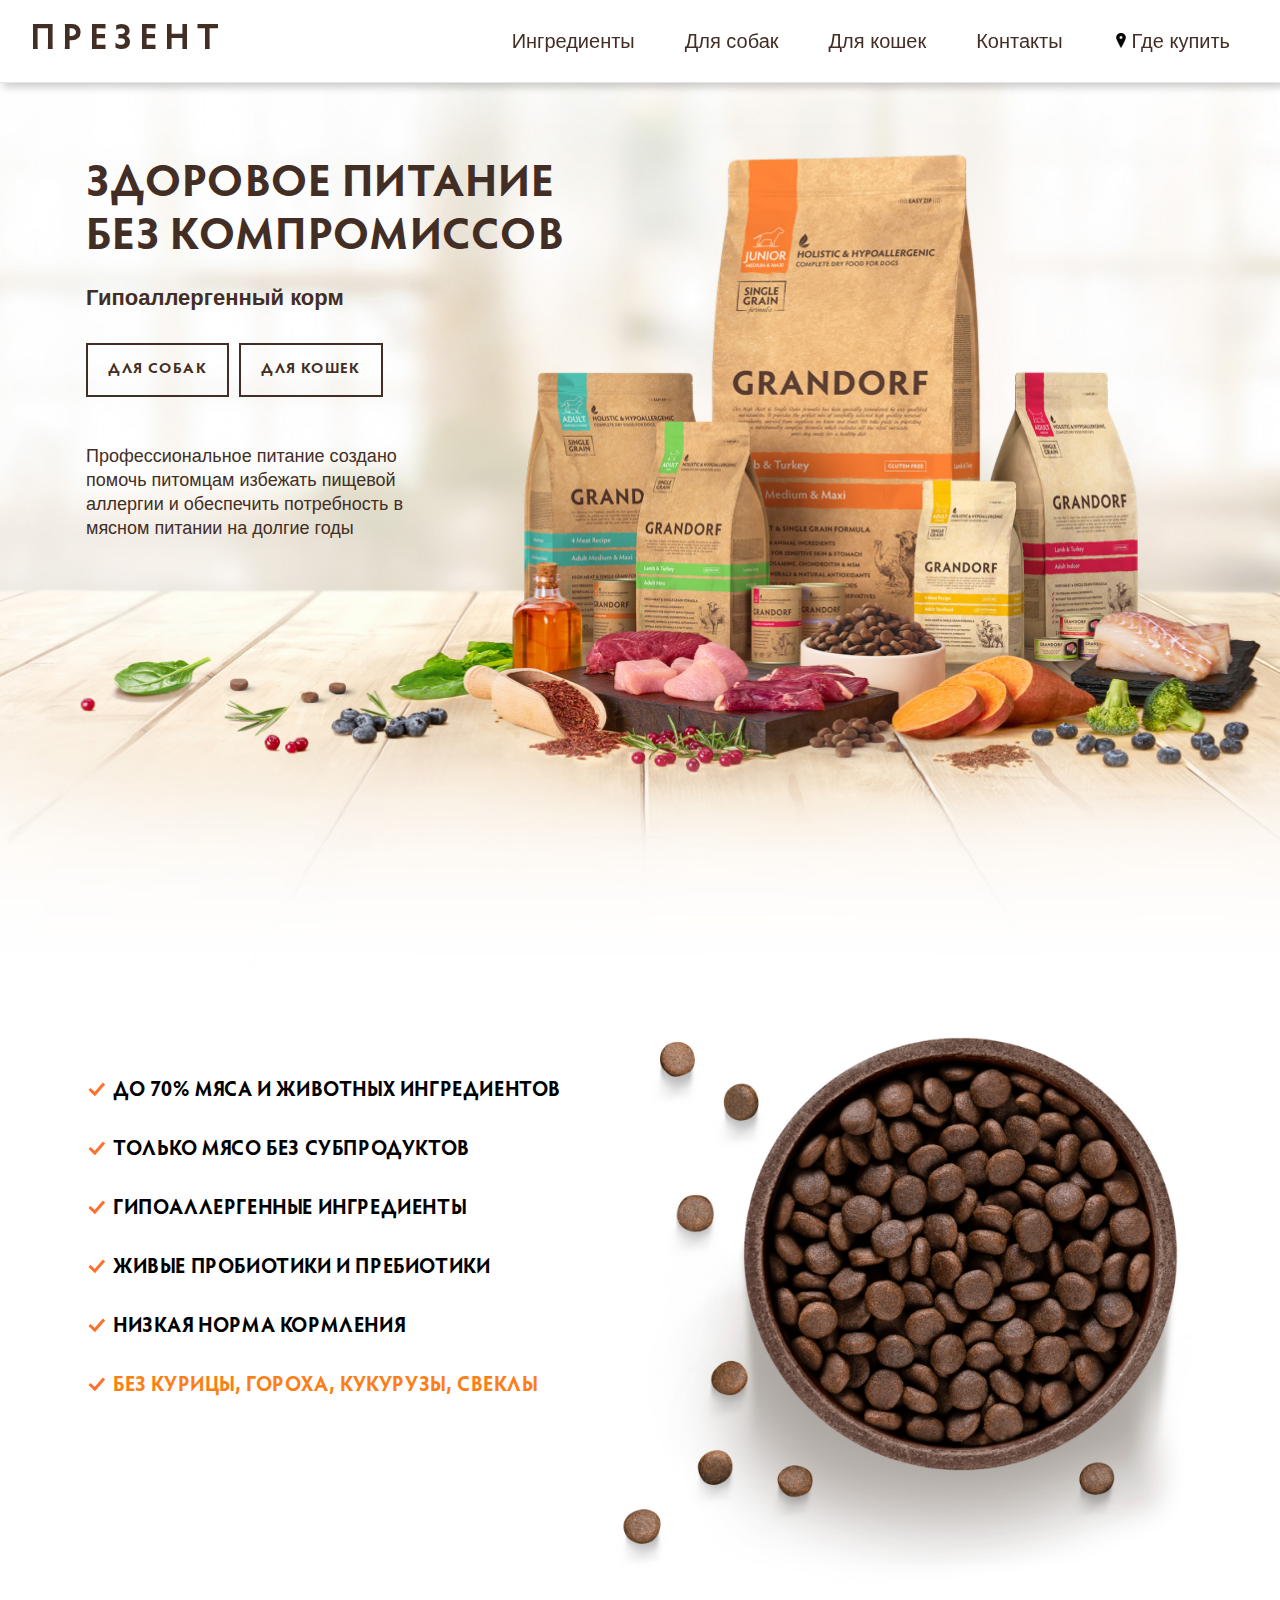
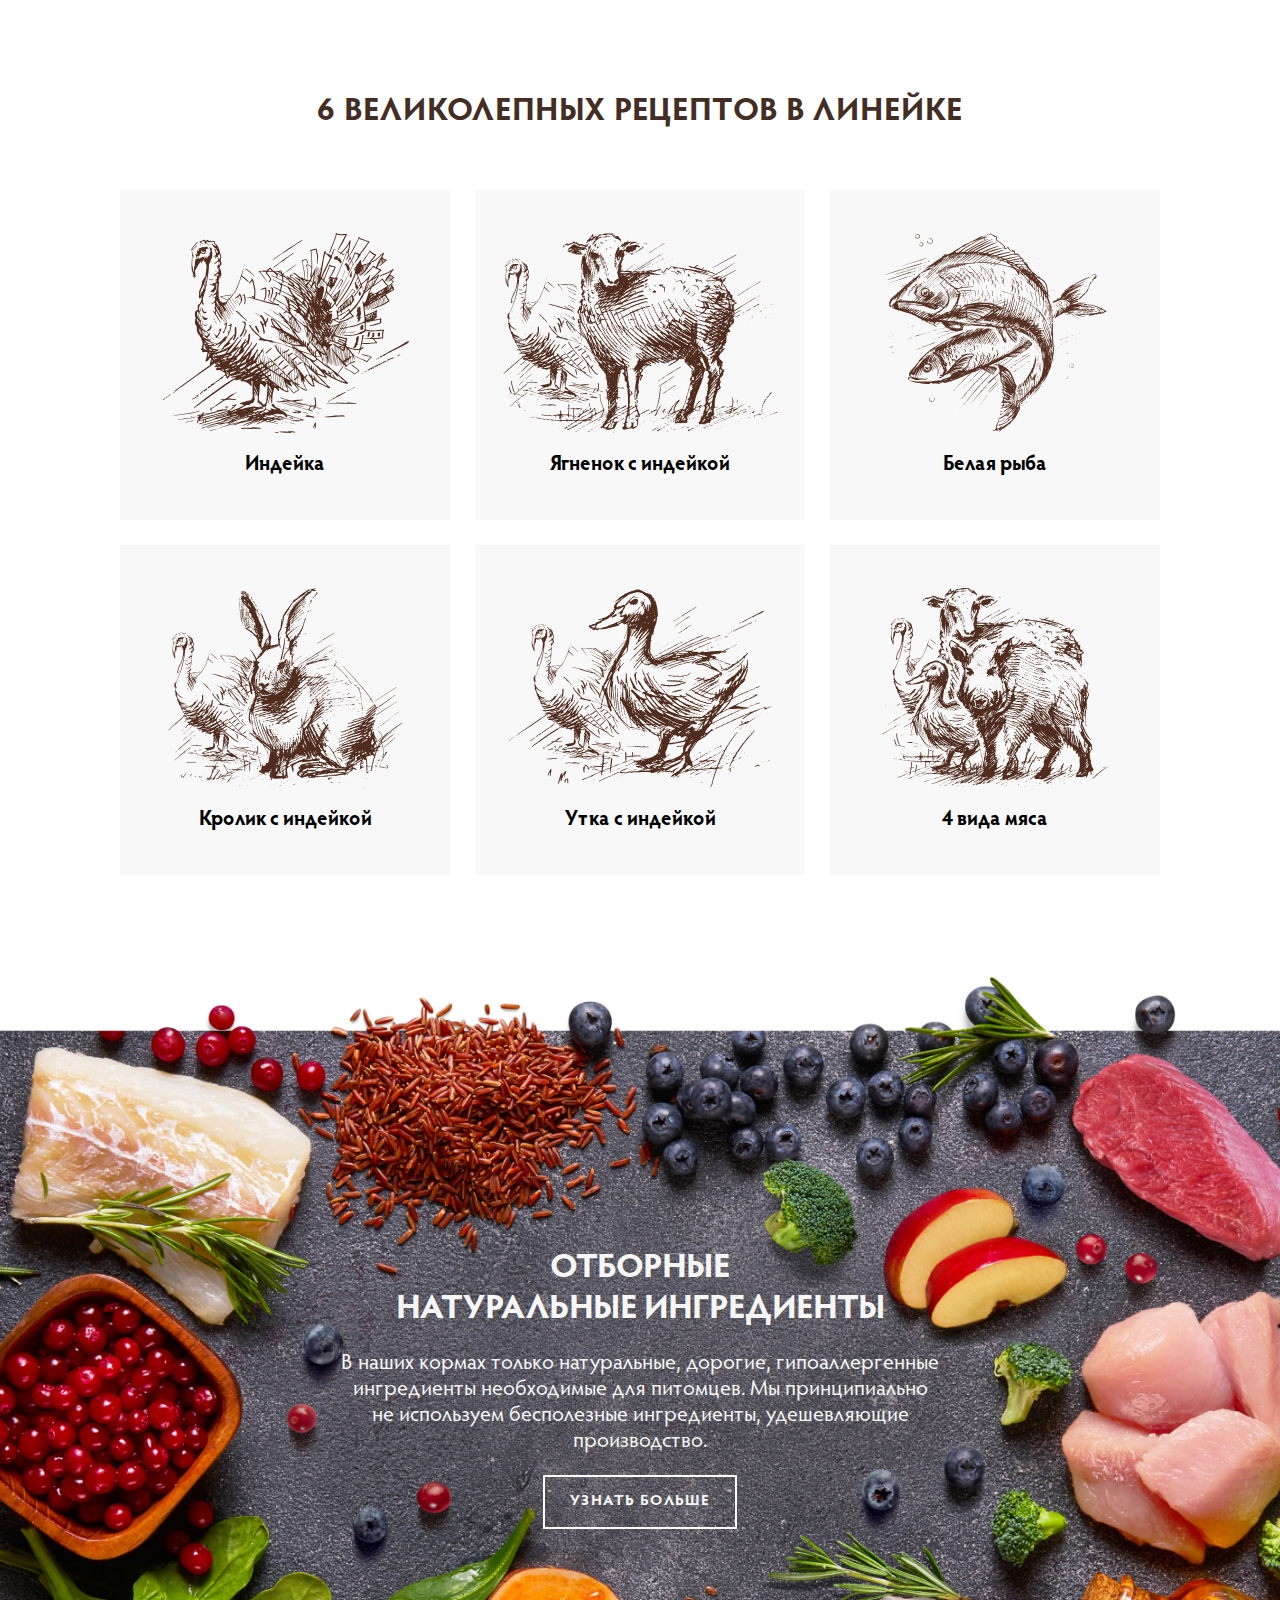
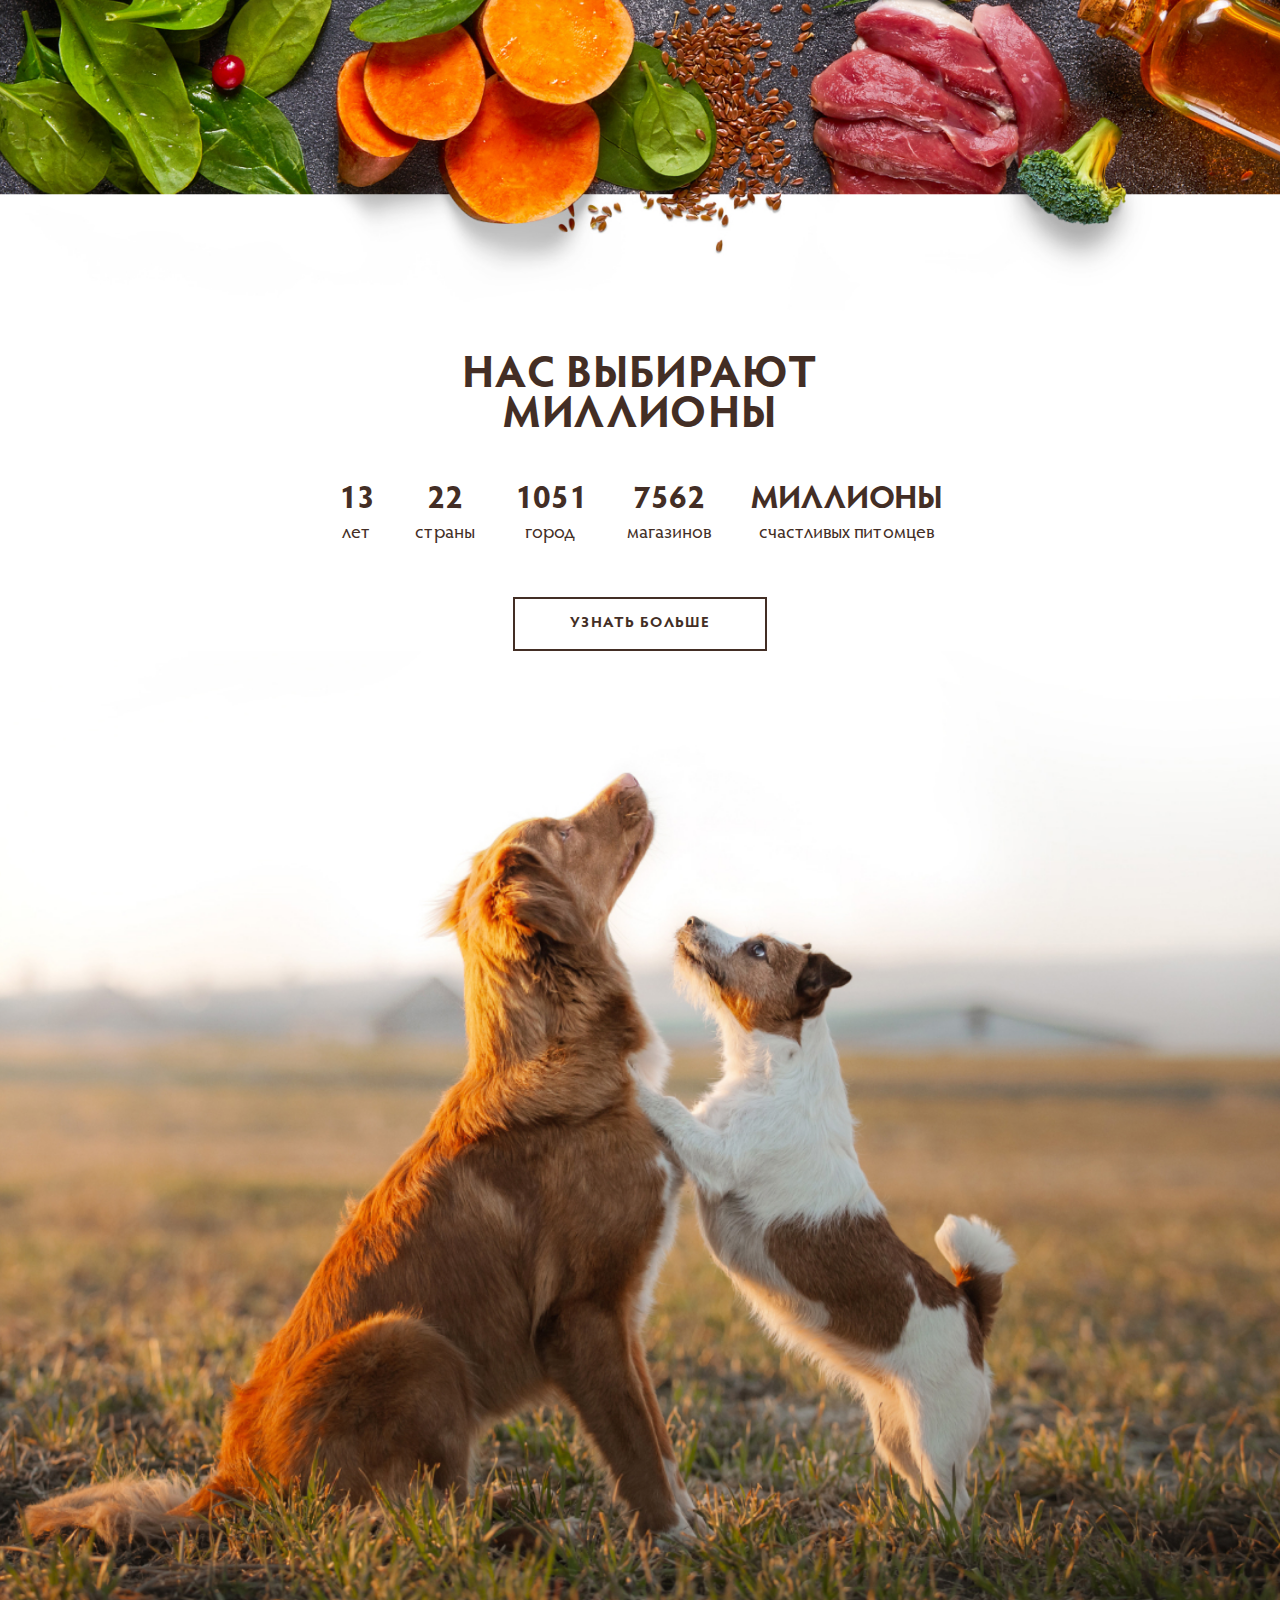
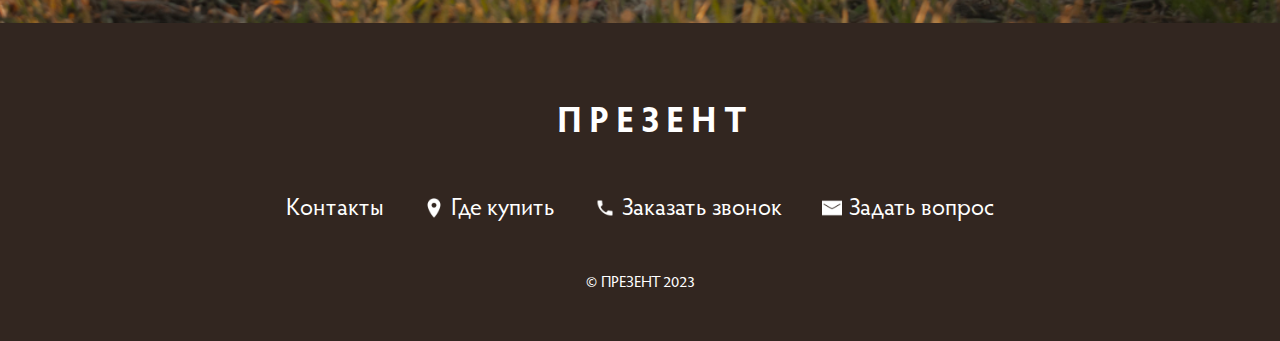
<file: index.html>
<!DOCTYPE html>
<html lang="en">
<head>
    <meta charset="UTF-8">
    <title>Корм для кошек и собак Презент</title>

    <link rel="stylesheet" href="styles/style.css">

    <script src="scripts/script.js"></script>
</head>
<body>

<header class="header">
    <div class="container">
        <div class="logo">
            <a href="index.html"><div class="logo_text">ПРЕЗЕНТ</div></a>
        </div>
        <nav class="menu">
            <ul>
                <li class="menu-item">
                    <a href="ingredients.html">Ингредиенты</a>
                </li>
                <li class="menu-item">
                    <a href="for_dogs.html">Для собак</a>
                </li>
                <li class="menu-item">
                    <a href="for_cats.html">Для кошек</a>
                </li>
                <li class="menu-item">
                    <a href="contacts.html">Контакты</a>
                </li>
                <li class="menu-item">
                    <a href="where_by.html"><img class="maps_mark" src="logo/mapsmark.png" alt="mapsMark">Где купить</a>
                </li>
            </ul>
        </nav>
        <div class="menu_mobile" onclick="openMenu()"></div>
    </div>
</header>
<div id="container_mobile" class="container_mobile">
    <div class="button_linc_mobile"><a href="ingredients.html">Ингредиенты</a></div>
    <div class="button_linc_mobile"><a href="for_dogs.html">Для собак</a></div>
    <div class="button_linc_mobile"><a href="for_cats.html">Для кошек</a></div>
    <div class="button_linc_mobile"><a href="contacts.html">Контакты</a></div>
    <div class="button_linc_mobile"><a href="where_by.html"><img class="maps_mark" src="logo/mapsmark.png" alt="mapsMark">Где купить</a></div>
</div>

<section class="container_main">
    <div class="banner">
        <div class="container_main_banner">
            <img class="main_banner" src="images/banner-main.webp">
        </div>
        <div class="container_text">
            <div class="block_text">
                <div class="main_text">
                    ЗДОРОВОЕ ПИТАНИЕ БЕЗ КОМПРОМИССОВ
                </div>
                <div class="second_main_text">
                    Гипоаллергенный корм
                </div>
                <div class="container_button_main">
                    <a href="for_dogs.html"><div class="button braun">Для собак</div></a>
                    <a href="for_cats.html"><div class="button braun">Для кошек</div></a>
                </div>
                <div class="down_main_text">
                    Профессиональное питание создано помочь питомцам избежать пищевой
                    аллергии и обеспечить потребность в мясном питании на долгие годы
                </div>
            </div>
        </div>
    </div>
</section>

<section class="main_mobile">
    <div class="text_mobile">
        <div class="block_text">
            <div class="main_text">
                ЗДОРОВОЕ ПИТАНИЕ БЕЗ КОМПРОМИССОВ
            </div>
            <div class="second_main_text">
                Гипоаллергенный корм
            </div>
            <div class="container_button_main">
                <a href="for_dogs.html"><div class="button braun">Для собак</div></a>
                <div class="button braun">Для кошек</div>
            </div>
            <div class="down_main_text">
                Профессиональное питание создано помочь питомцам избежать пищевой
                аллергии и обеспечить потребность в мясном питании на долгие годы
            </div>
        </div>
    </div>
</section>

<section class="container_section">
    <div class="container_why">
        <div class="row_why">
            <div class="text_row">
                <img class="icon_check" src="logo/check-icon.svg">
                ДО 70% МЯСА И ЖИВОТНЫХ ИНГРЕДИЕНТОВ
            </div>
            <div class="text_row">
                <img class="icon_check" src="logo/check-icon.svg">
                ТОЛЬКО МЯСО БЕЗ СУБПРОДУКТОВ
            </div>
            <div class="text_row">
                <img class="icon_check" src="logo/check-icon.svg">
                ГИПОАЛЛЕРГЕННЫЕ ИНГРЕДИЕНТЫ
            </div>
            <div class="text_row">
                <img class="icon_check" src="logo/check-icon.svg">
                ЖИВЫЕ ПРОБИОТИКИ И ПРЕБИОТИКИ
            </div>
            <div class="text_row">
                <img class="icon_check" src="logo/check-icon.svg">
                НИЗКАЯ НОРМА КОРМЛЕНИЯ
            </div>
            <div class="text_row">
                <img class="icon_check" src="logo/check-icon.svg">
                <p>БЕЗ КУРИЦЫ, ГОРОХА, КУКУРУЗЫ, СВЕКЛЫ</p>
            </div>
        </div>
        <div class="container_image_why">
            <img class="image_why" src="images/why-img.png">
        </div>
    </div>
</section>

<div class="text_center">
    6 ВЕЛИКОЛЕПНЫХ РЕЦЕПТОВ В ЛИНЕЙКЕ
</div>

<section class="container_section">
    <div class="container_why feed">
        <div class="container_feed">
            <img class="image_feed" src="images/icon1.svg">
            <div class="text_feed">Индейка</div>
        </div>
        <div class="container_feed">
            <img class="image_feed" src="images/icon2.svg">
            <div class="text_feed">Ягненок с индейкой</div>
        </div>
        <div class="container_feed">
            <img class="image_feed" src="images/icon3.svg">
            <div class="text_feed">Белая рыба</div>
        </div>
        <div class="container_feed">
            <img class="image_feed" src="images/icon4.svg">
            <div class="text_feed">Кролик с индейкой</div>
        </div>
        <div class="container_feed">
            <img class="image_feed" src="images/icon5.svg">
            <div class="text_feed">Утка с индейкой</div>
        </div>
        <div class="container_feed">
            <img class="image_feed" src="images/icon6.svg">
            <div class="text_feed">4 вида мяса</div>
        </div>
    </div>
</section>

<section class="container_main">
    <div class="banner">
        <div class="container_main_banner">
            <img class="main_banner" src="images/ingredients-banner-1.webp">
        </div>
        <div class="container_ingredients">
            <div class="banner_ingredients_content">
                <div class="text_main_ingredients">ОТБОРНЫЕ <br> НАТУРАЛЬНЫЕ ИНГРЕДИЕНТЫ</div>
                <div class="text_main_ingredients down">
                    В наших кормах только натуральные, дорогие, гипоаллергенные ингредиенты необходимые для питомцев.
                    Мы принципиально не используем бесполезные ингредиенты, удешевляющие производство.
                </div>
                <div class="container_button_main ingredients_container">
                    <div class="button ingredients">Узнать больше</div>
                </div>
            </div>
        </div>
    </div>
</section>

<div class="text_center people">
    НАС ВЫБИРАЮТ<br> МИЛЛИОНЫ
</div>

<section class="select_head_container">
    <div class="select_head">
        <div class="select_head_text">
            13
            <div>лет</div>
        </div>
        <div class="select_head_text">
            22
            <div>страны</div>
        </div>
        <div class="select_head_text">
            1051
            <div>город</div>
        </div>
        <div class="select_head_text">
            7562
            <div>магазинов</div>
        </div>
        <div class="select_head_text">
            миллионы
            <div>счастливых питомцев</div>
        </div>
    </div>
    <div class="container_button_main ingredients_container">
        <div class="button see_maps">Узнать больше</div>
    </div>
</section>

<section class="container_main">
    <div class="banner">
        <div class="container_main_banner">
            <img class="main_banner" src="images/select-bg.png">
        </div>
    </div>
</section>

<footer class="footer">
    <div class="container_footer">
        <div class="logo_text footer_logo">ПРЕЗЕНТ</div>
        <div class="contacts_container">
            <div class="contacts_text">Контакты</div>
            <div class="contacts_text"><img class="contacts_icon" src="logo/mapsWhite.png" alt="mapsWhite">Где купить</div>
            <div class="contacts_text"><img class="contacts_icon" src="logo/phone.png" alt="phone">Заказать звонок</div>
            <div class="contacts_text"><img class="contacts_icon" src="logo/letter.png" alt="letter">Задать вопрос</div>
        </div>
        <div class="kazak_text">© ПРЕЗЕНТ 2023</div>
    </div>
</footer>

</body>
</html>
</file>
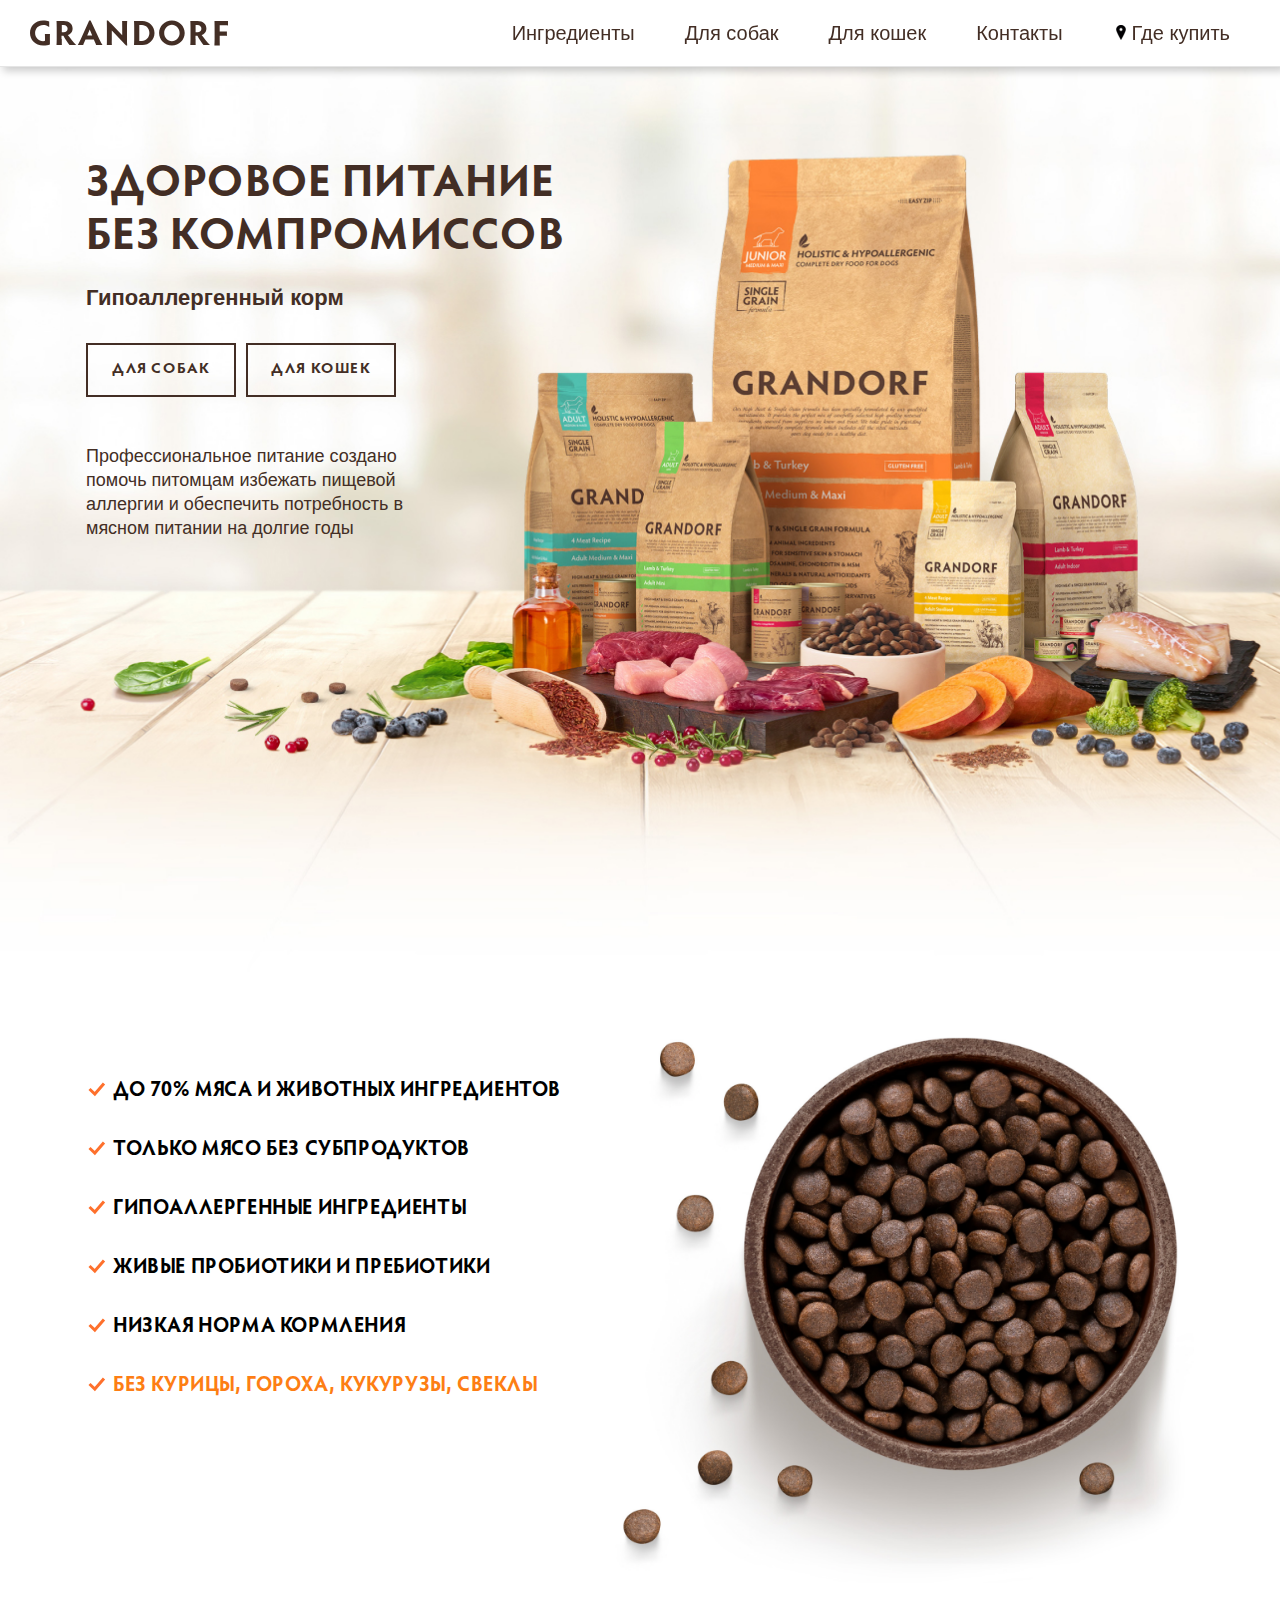
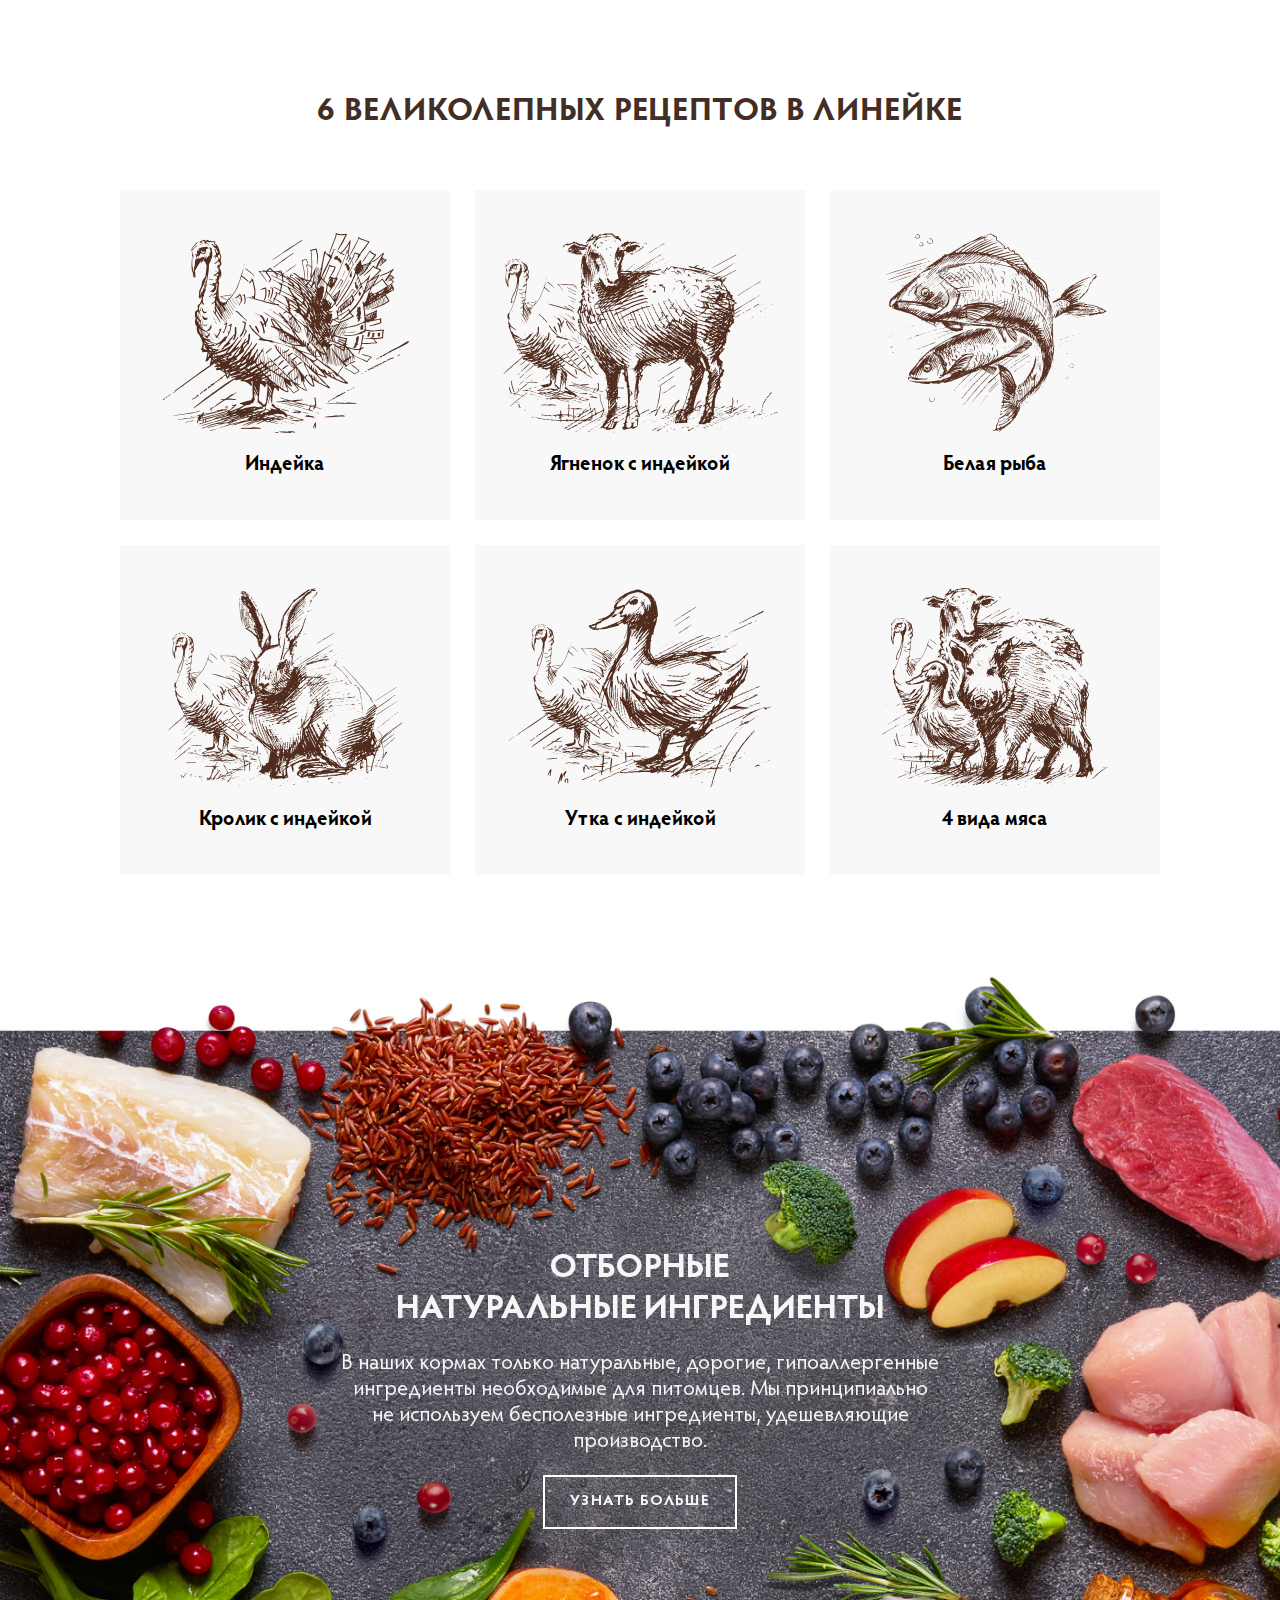
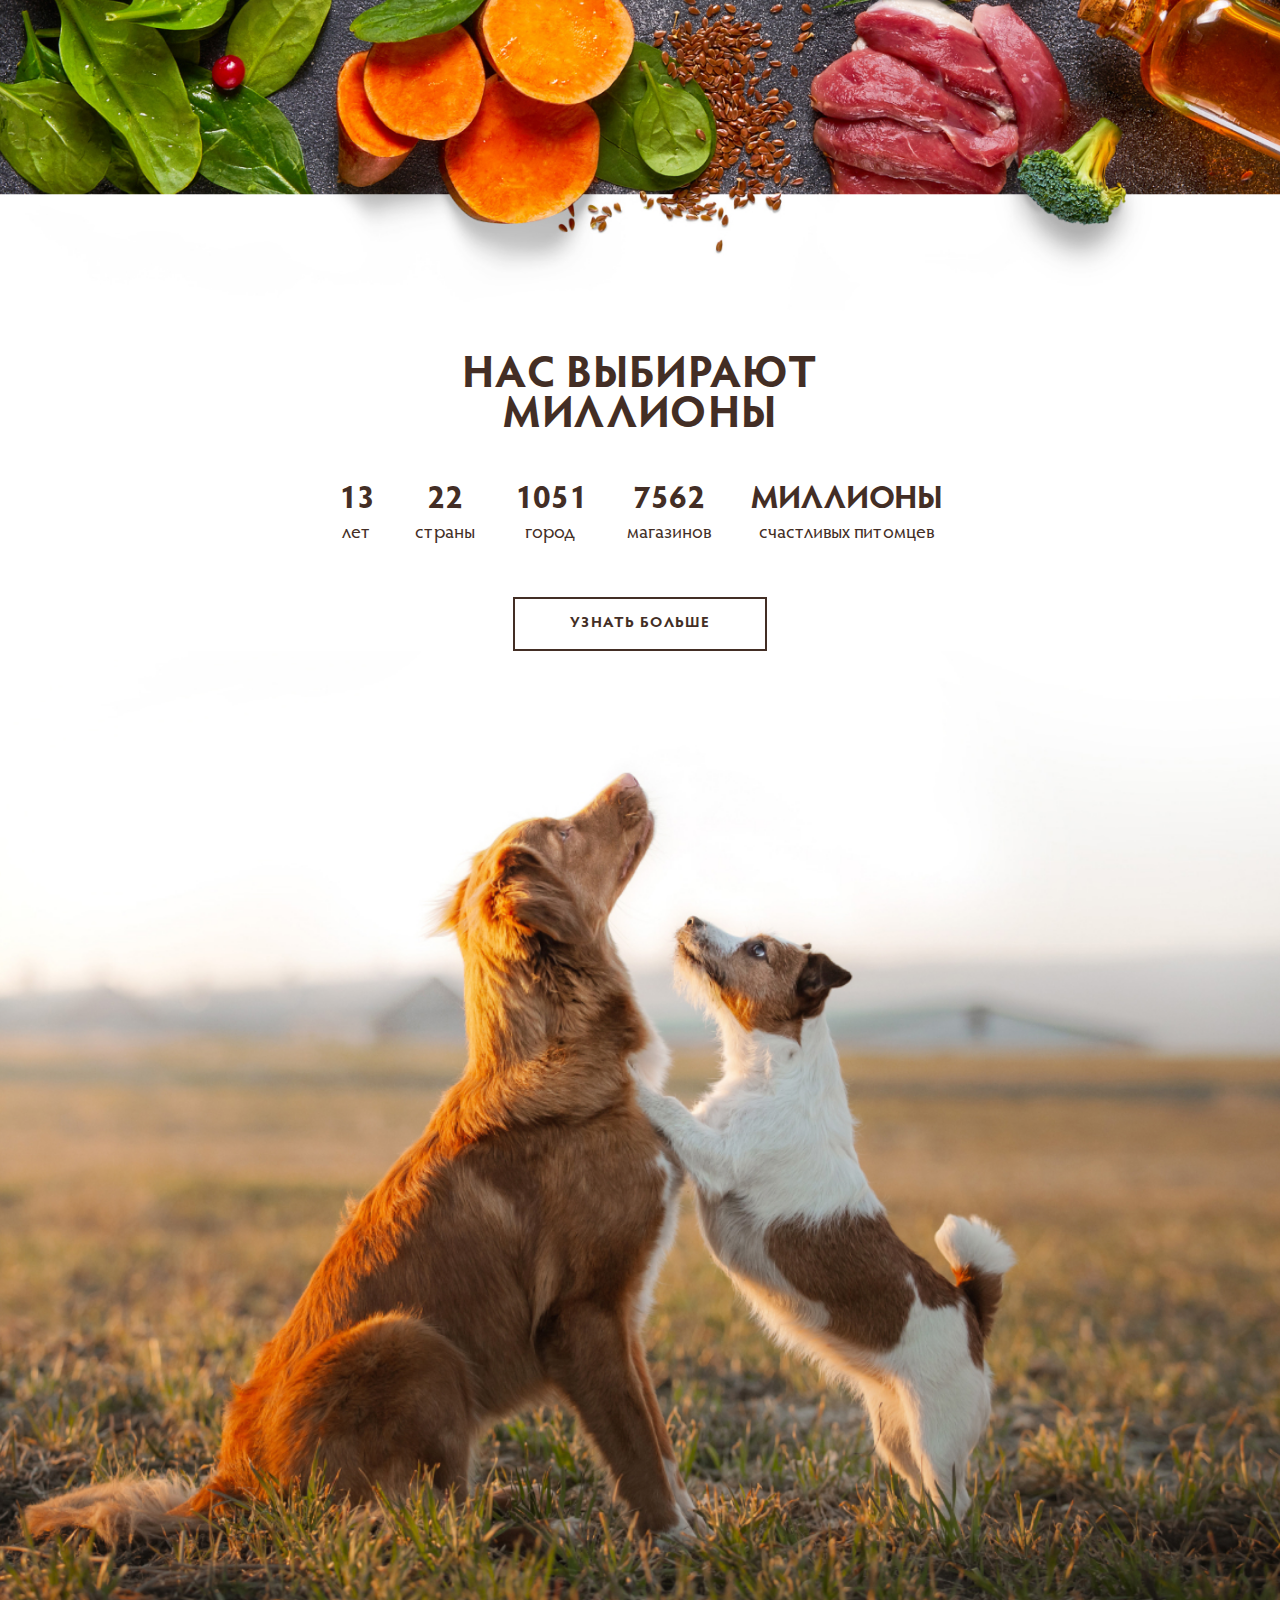
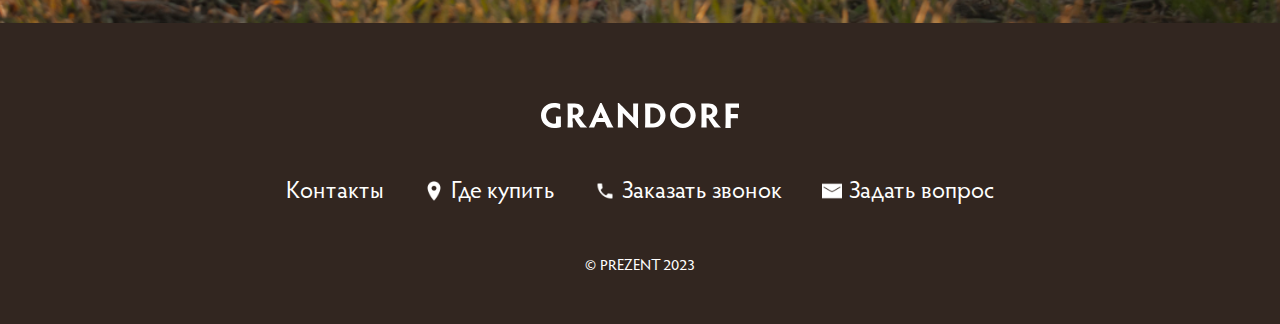
<file: grandorf/index.html>
<!DOCTYPE html>
<html lang="en">
<head>
    <meta charset="UTF-8">
    <title>Корм для кошек и собак Презент</title>

    <link rel="stylesheet" href="styles/style.css">

    <script src="scripts/script.js"></script>
</head>
<body>

<header class="header">
    <div class="container">
        <div class="logo">
            <a href="index.html"><img src="logo/logo.svg" alt="logo"></a>
        </div>
        <nav class="menu">
            <ul>
                <li class="menu-item">
                    <a href="#ingredients">Ингредиенты</a>
                </li>
                <li class="menu-item">
                    <a href="#dogs">Для собак</a>
                </li>
                <li class="menu-item">
                    <a href="#cats">Для кошек</a>
                </li>
                <li class="menu-item">
                    <a href="#contacts">Контакты</a>
                </li>
                <li class="menu-item">
                    <a href="#where_by"><img class="maps_mark" src="logo/mapsmark.png" alt="mapsMark">Где купить</a>
                </li>
            </ul>
        </nav>
    </div>
</header>

<section class="container_main">
    <div class="banner">
        <div class="container_main_banner">
            <img class="main_banner" src="images/banner-main.webp">
        </div>
        <div class="container_text">
            <div class="block_text">
                <div class="main_text">
                    ЗДОРОВОЕ ПИТАНИЕ БЕЗ КОМПРОМИССОВ
                </div>
                <div class="second_main_text">
                    Гипоаллергенный корм
                </div>
                <div class="container_button_main">
                    <div class="button braun">Для собак</div>
                    <div class="button braun">Для кошек</div>
                </div>
                <div class="down_main_text">
                    Профессиональное питание создано помочь питомцам избежать пищевой
                    аллергии и обеспечить потребность в мясном питании на долгие годы
                </div>
            </div>
        </div>
    </div>
</section>

<section class="container_section">
    <div class="container_why">
        <div class="row_why">
            <div class="text_row">
                <img class="icon_check" src="logo/check-icon.svg">
                ДО 70% МЯСА И ЖИВОТНЫХ ИНГРЕДИЕНТОВ
            </div>
            <div class="text_row">
                <img class="icon_check" src="logo/check-icon.svg">
                ТОЛЬКО МЯСО БЕЗ СУБПРОДУКТОВ
            </div>
            <div class="text_row">
                <img class="icon_check" src="logo/check-icon.svg">
                ГИПОАЛЛЕРГЕННЫЕ ИНГРЕДИЕНТЫ
            </div>
            <div class="text_row">
                <img class="icon_check" src="logo/check-icon.svg">
                ЖИВЫЕ ПРОБИОТИКИ И ПРЕБИОТИКИ
            </div>
            <div class="text_row">
                <img class="icon_check" src="logo/check-icon.svg">
                НИЗКАЯ НОРМА КОРМЛЕНИЯ
            </div>
            <div class="text_row">
                <img class="icon_check" src="logo/check-icon.svg">
                <p>БЕЗ КУРИЦЫ, ГОРОХА, КУКУРУЗЫ, СВЕКЛЫ</p>
            </div>
        </div>
        <div class="container_image_why">
            <img class="image_why" src="images/why-img.png">
        </div>
    </div>
</section>

<div class="text_center">
    6 ВЕЛИКОЛЕПНЫХ РЕЦЕПТОВ В ЛИНЕЙКЕ
</div>

<section class="container_section">
    <div class="container_why feed">
        <div class="container_feed">
            <img class="image_feed" src="images/icon1.svg">
            <div class="text_feed">Индейка</div>
        </div>
        <div class="container_feed">
            <img class="image_feed" src="images/icon2.svg">
            <div class="text_feed">Ягненок с индейкой</div>
        </div>
        <div class="container_feed">
            <img class="image_feed" src="images/icon3.svg">
            <div class="text_feed">Белая рыба</div>
        </div>
        <div class="container_feed">
            <img class="image_feed" src="images/icon4.svg">
            <div class="text_feed">Кролик с индейкой</div>
        </div>
        <div class="container_feed">
            <img class="image_feed" src="images/icon5.svg">
            <div class="text_feed">Утка с индейкой</div>
        </div>
        <div class="container_feed">
            <img class="image_feed" src="images/icon6.svg">
            <div class="text_feed">4 вида мяса</div>
        </div>
    </div>
</section>

<section class="container_main">
    <div class="banner">
        <div class="container_main_banner">
            <img class="main_banner" src="images/ingredients-banner-1.webp">
        </div>
        <div class="container_ingredients">
            <div class="banner_ingredients_content">
                <div class="text_main_ingredients">ОТБОРНЫЕ <br> НАТУРАЛЬНЫЕ ИНГРЕДИЕНТЫ</div>
                <div class="text_main_ingredients down">
                    В наших кормах только натуральные, дорогие, гипоаллергенные ингредиенты необходимые для питомцев.
                    Мы принципиально не используем бесполезные ингредиенты, удешевляющие производство.
                </div>
                <div class="container_button_main ingredients_container">
                    <div class="button ingredients">Узнать больше</div>
                </div>
            </div>
        </div>
    </div>
</section>

<div class="text_center people">
    НАС ВЫБИРАЮТ<br> МИЛЛИОНЫ
</div>

<section class="select_head_container">
    <div class="select_head">
        <div class="select_head_text">
            13
            <div>лет</div>
        </div>
        <div class="select_head_text">
            22
            <div>страны</div>
        </div>
        <div class="select_head_text">
            1051
            <div>город</div>
        </div>
        <div class="select_head_text">
            7562
            <div>магазинов</div>
        </div>
        <div class="select_head_text">
            миллионы
            <div>счастливых питомцев</div>
        </div>
    </div>
    <div class="container_button_main ingredients_container">
        <div class="button see_maps">Узнать больше</div>
    </div>
</section>

<section class="container_main">
    <div class="banner">
        <div class="container_main_banner">
            <img class="main_banner" src="images/select-bg.png">
        </div>
    </div>
</section>

<footer class="footer">
    <div class="container_footer">
        <img class="logo" src="logo/logo-footer.svg">
        <div class="contacts_container">
            <div class="contacts_text">Контакты</div>
            <div class="contacts_text"><img class="contacts_icon" src="logo/mapsWhite.png" alt="mapsWhite">Где купить</div>
            <div class="contacts_text"><img class="contacts_icon" src="logo/phone.png" alt="phone">Заказать звонок</div>
            <div class="contacts_text"><img class="contacts_icon" src="logo/letter.png" alt="letter">Задать вопрос</div>
        </div>
        <div class="kazak_text">© PREZENT 2023</div>
    </div>
</footer>

</body>
</html>
</file>
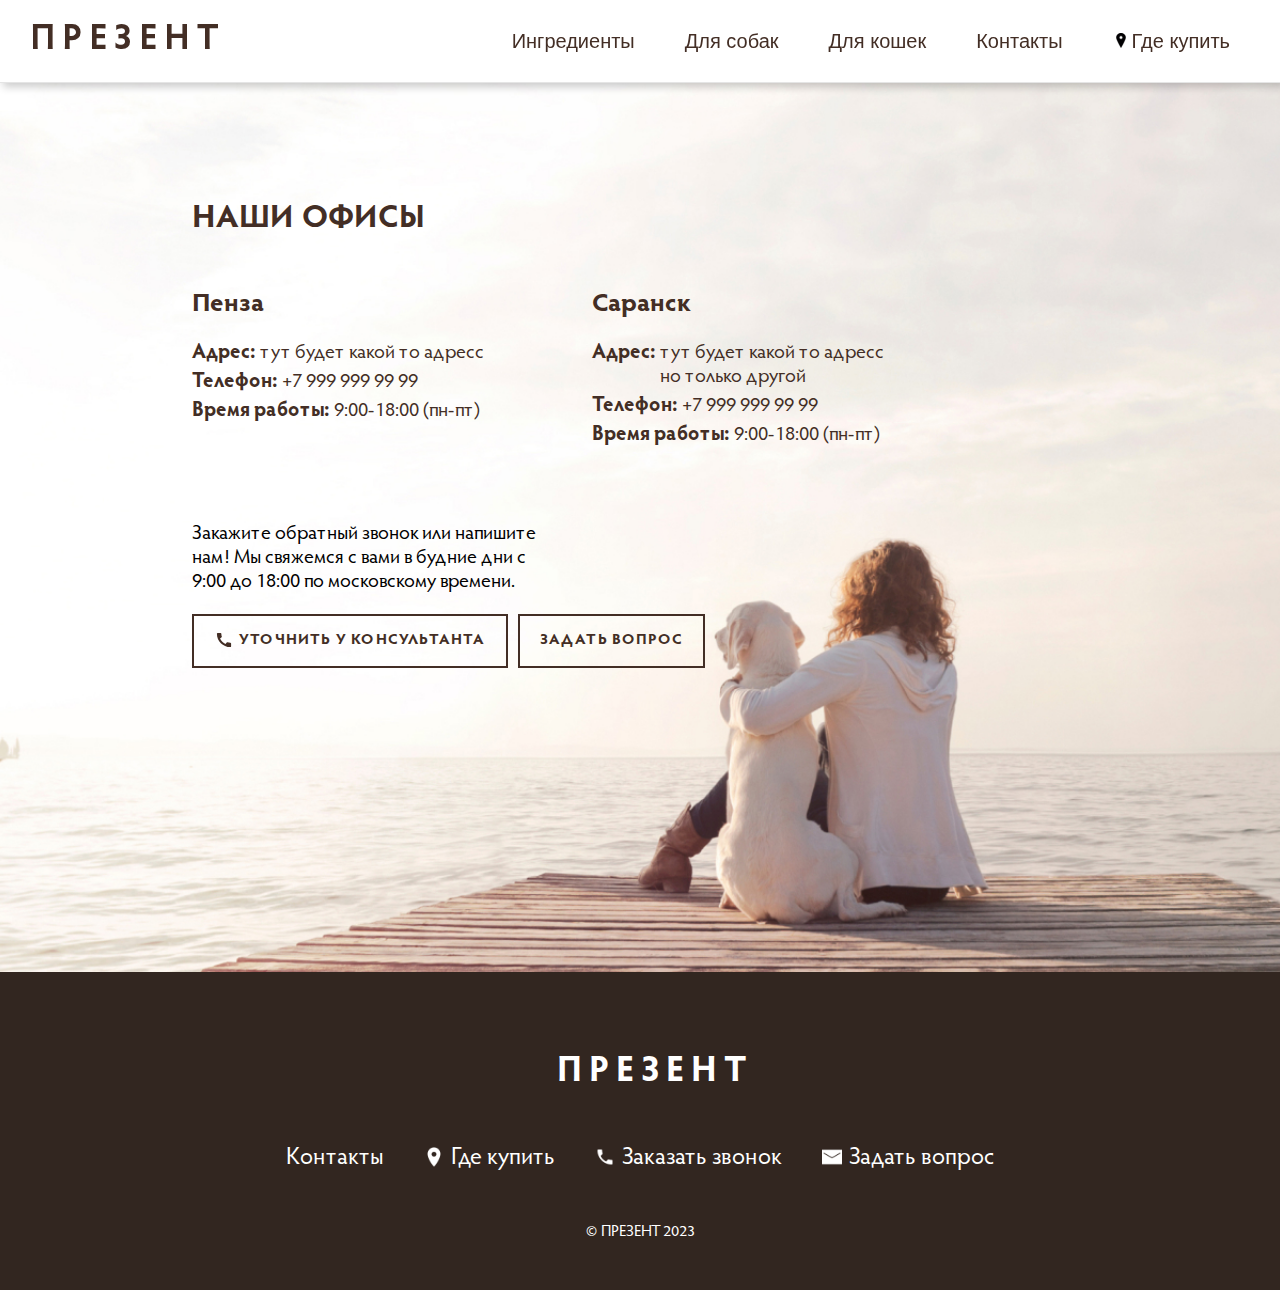
<file: contacts.html>
<!DOCTYPE html>
<html lang="en">
<head>
    <meta charset="UTF-8">
    <title>Корм для кошек и собак Презент</title>

    <link rel="stylesheet" href="styles/style.css">

    <script src="scripts/script.js"></script>
</head>
<body>

<header class="header">
    <div class="container">
        <div class="logo">
            <a href="index.html"><div class="logo_text">ПРЕЗЕНТ</div></a>
        </div>
        <nav class="menu">
            <ul>
                <li class="menu-item">
                    <a href="ingredients.html">Ингредиенты</a>
                </li>
                <li class="menu-item">
                    <a href="for_dogs.html">Для собак</a>
                </li>
                <li class="menu-item">
                    <a href="for_cats.html">Для кошек</a>
                </li>
                <li class="menu-item">
                    <a href="contacts.html">Контакты</a>
                </li>
                <li class="menu-item">
                    <a href="where_by.html"><img class="maps_mark" src="logo/mapsmark.png" alt="mapsMark">Где купить</a>
                </li>
            </ul>
        </nav>
        <div class="menu_mobile" onclick="openMenu()"></div>
    </div>
</header>
<div id="container_mobile" class="container_mobile">
    <div class="button_linc_mobile"><a href="ingredients.html">Ингредиенты</a></div>
    <div class="button_linc_mobile"><a href="for_dogs.html">Для собак</a></div>
    <div class="button_linc_mobile"><a href="for_cats.html">Для кошек</a></div>
    <div class="button_linc_mobile"><a href="contacts.html">Контакты</a></div>
    <div class="button_linc_mobile"><a href="where_by.html"><img class="maps_mark" src="logo/mapsmark.png" alt="mapsMark">Где купить</a></div>
</div>

<section class="container_main">
    <div class="banner contacts">
        <div class="container_main_banner">
            <img class="main_banner" src="images/contacts-banner5000.webp">
        </div>
        <div class="container_contacts">
            <div class="text_main_contacts">Наши офисы</div>
            <div class="container_address">
                <div class="box_address">
                    <div class="text_contacts">Пенза</div>
                    <div class="box_text_contacts">
                        <div class="text_contacts text_address">Адрес:</div>
                        <div class="text_contacts text_address_none">тут будет какой то адресс</div>
                    </div>
                    <div class="box_text_contacts">
                        <div class="text_contacts text_address">Телефон:</div>
                        <div class="text_contacts text_address_none"> +7 999 999 99 99</div>
                    </div>
                    <div class="box_text_contacts">
                        <div class="text_contacts text_address">Время работы:</div>
                        <div class="text_contacts text_address_none">9:00-18:00 (пн-пт)</div>
                    </div>
                </div>

                <div class="box_address">
                    <div class="text_contacts">Саранск</div>
                    <div class="box_text_contacts">
                        <div class="text_contacts text_address">Адрес:</div>
                        <div class="text_contacts text_address_none">тут будет какой то адресс но только другой</div>
                    </div>
                    <div class="box_text_contacts">
                        <div class="text_contacts text_address">Телефон:</div>
                        <div class="text_contacts text_address_none"> +7 999 999 99 99</div>
                    </div>
                    <div class="box_text_contacts">
                        <div class="text_contacts text_address">Время работы:</div>
                        <div class="text_contacts text_address_none">9:00-18:00 (пн-пт)</div>
                    </div>
                </div>
            </div>
            <div class="under_text_contacts">
                Закажите обратный звонок или напишите нам! Мы свяжемся с вами в будние дни с 9:00 до 18:00 по московскому времени.
            </div>
            <div class="container_button_main">
                <a href="tel:+7 (996) 247-51-33">
                    <div class="button braun">
                        <img class="contacts_icon" src="logo/call-icon.svg" alt="call-icon">
                        Уточнить у консультанта
                    </div>
                </a>
                <a href="https://api.whatsapp.com/send/?phone=79962475133&text=Здравствуйте+,+у+меня+вопрос+по+ассортименту+корма">
                    <div class="button braun">Задать вопрос</div>
                </a>
            </div>
        </div>
    </div>
</section>

<footer class="footer">
    <div class="container_footer">
        <div class="logo_text footer_logo">ПРЕЗЕНТ</div>
        <div class="contacts_container">
            <div class="contacts_text">Контакты</div>
            <div class="contacts_text"><img class="contacts_icon" src="logo/mapsWhite.png" alt="mapsWhite">Где купить</div>
            <div class="contacts_text"><img class="contacts_icon" src="logo/phone.png" alt="phone">Заказать звонок</div>
            <div class="contacts_text"><img class="contacts_icon" src="logo/letter.png" alt="letter">Задать вопрос</div>
        </div>
        <div class="kazak_text">© ПРЕЗЕНТ 2023</div>
    </div>
</footer>

</body>
</html>
<html>
</html>
</file>
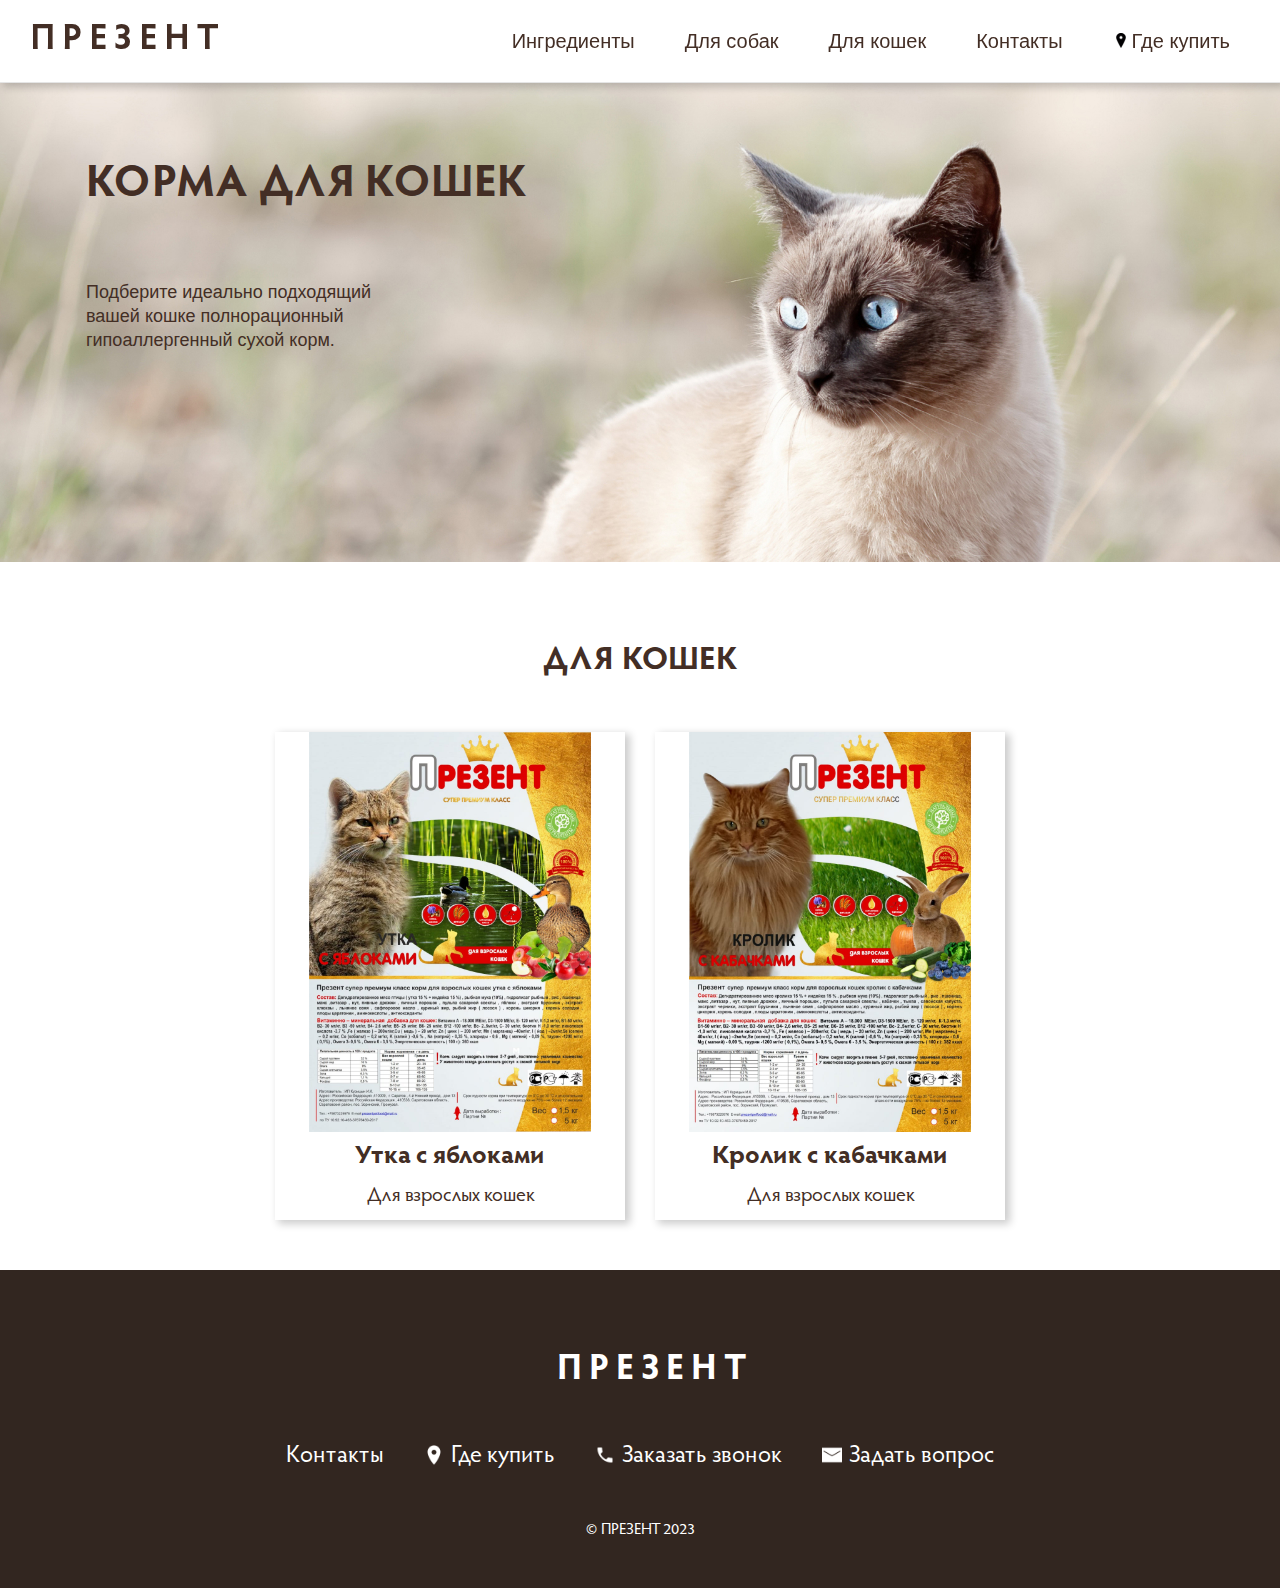
<file: for_cats.html>
<!DOCTYPE html>
<html lang="en">
<head>
    <meta charset="UTF-8">
    <title>Корм для кошек и собак Презент</title>

    <link rel="stylesheet" href="styles/style.css">

    <script src="scripts/script.js"></script>
</head>
<body>

<header class="header">
    <div class="container">
        <div class="logo">
            <a href="index.html"><div class="logo_text">ПРЕЗЕНТ</div></a>
        </div>
        <nav class="menu">
            <ul>
                <li class="menu-item">
                    <a href="ingredients.html">Ингредиенты</a>
                </li>
                <li class="menu-item">
                    <a href="for_dogs.html">Для собак</a>
                </li>
                <li class="menu-item">
                    <a href="for_cats.html">Для кошек</a>
                </li>
                <li class="menu-item">
                    <a href="contacts.html">Контакты</a>
                </li>
                <li class="menu-item">
                    <a href="where_by.html"><img class="maps_mark" src="logo/mapsmark.png" alt="mapsMark">Где купить</a>
                </li>
            </ul>
        </nav>
        <div class="menu_mobile" onclick="openMenu()"></div>
    </div>
</header>
<div id="container_mobile" class="container_mobile">
    <div class="button_linc_mobile"><a href="ingredients.html">Ингредиенты</a></div>
    <div class="button_linc_mobile"><a href="for_dogs.html">Для собак</a></div>
    <div class="button_linc_mobile"><a href="for_cats.html">Для кошек</a></div>
    <div class="button_linc_mobile"><a href="contacts.html">Контакты</a></div>
    <div class="button_linc_mobile"><a href="where_by.html"><img class="maps_mark" src="logo/mapsmark.png" alt="mapsMark">Где купить</a></div>
</div>

<section class="container_main">
    <div class="banner_dogs">
        <div class="container_main_banner">
            <img class="main_banner" src="images/catalog-banner-cats5000.webp">
        </div>
        <div class="container_text">
            <div class="block_text">
                <div class="main_text">
                    КОРМА ДЛЯ КОШЕК
                </div>
                <div class="down_main_text">
                    Подберите идеально подходящий вашей кошке полнорационный гипоаллергенный сухой корм.
                </div>
            </div>
        </div>
    </div>
</section>

<section class="container_dogs">
    <div class="text_center">Для кошек</div>
    <div class="container_corm">
        <a href="cats/cats_duck_with_apples.html">
            <div class="corm_box">
                <img class="corm_image" src="images/corm/IMG_3264.JPG">
                <div class="corm_text_main">Утка с яблоками</div>
                <div class="corm_text">Для взрослых кошек</div>
            </div>
        </a>

        <a href="cats/cats_rabbit_with_zucchini.html">
            <div class="corm_box">
                <img class="corm_image" src="images/corm/IMG_3265.JPG">
                <div class="corm_text_main">Кролик с кабачками</div>
                <div class="corm_text">Для взрослых кошек</div>
            </div>
        </a>
    </div>
</section>


<footer class="footer">
    <div class="container_footer">
        <div class="logo_text footer_logo">ПРЕЗЕНТ</div>
        <div class="contacts_container">
            <div class="contacts_text">Контакты</div>
            <div class="contacts_text"><img class="contacts_icon" src="logo/mapsWhite.png" alt="mapsWhite">Где купить</div>
            <div class="contacts_text"><img class="contacts_icon" src="logo/phone.png" alt="phone">Заказать звонок</div>
            <div class="contacts_text"><img class="contacts_icon" src="logo/letter.png" alt="letter">Задать вопрос</div>
        </div>
        <div class="kazak_text">© ПРЕЗЕНТ 2023</div>
    </div>
</footer>

</body>
</html>
<html>
</html>
</file>
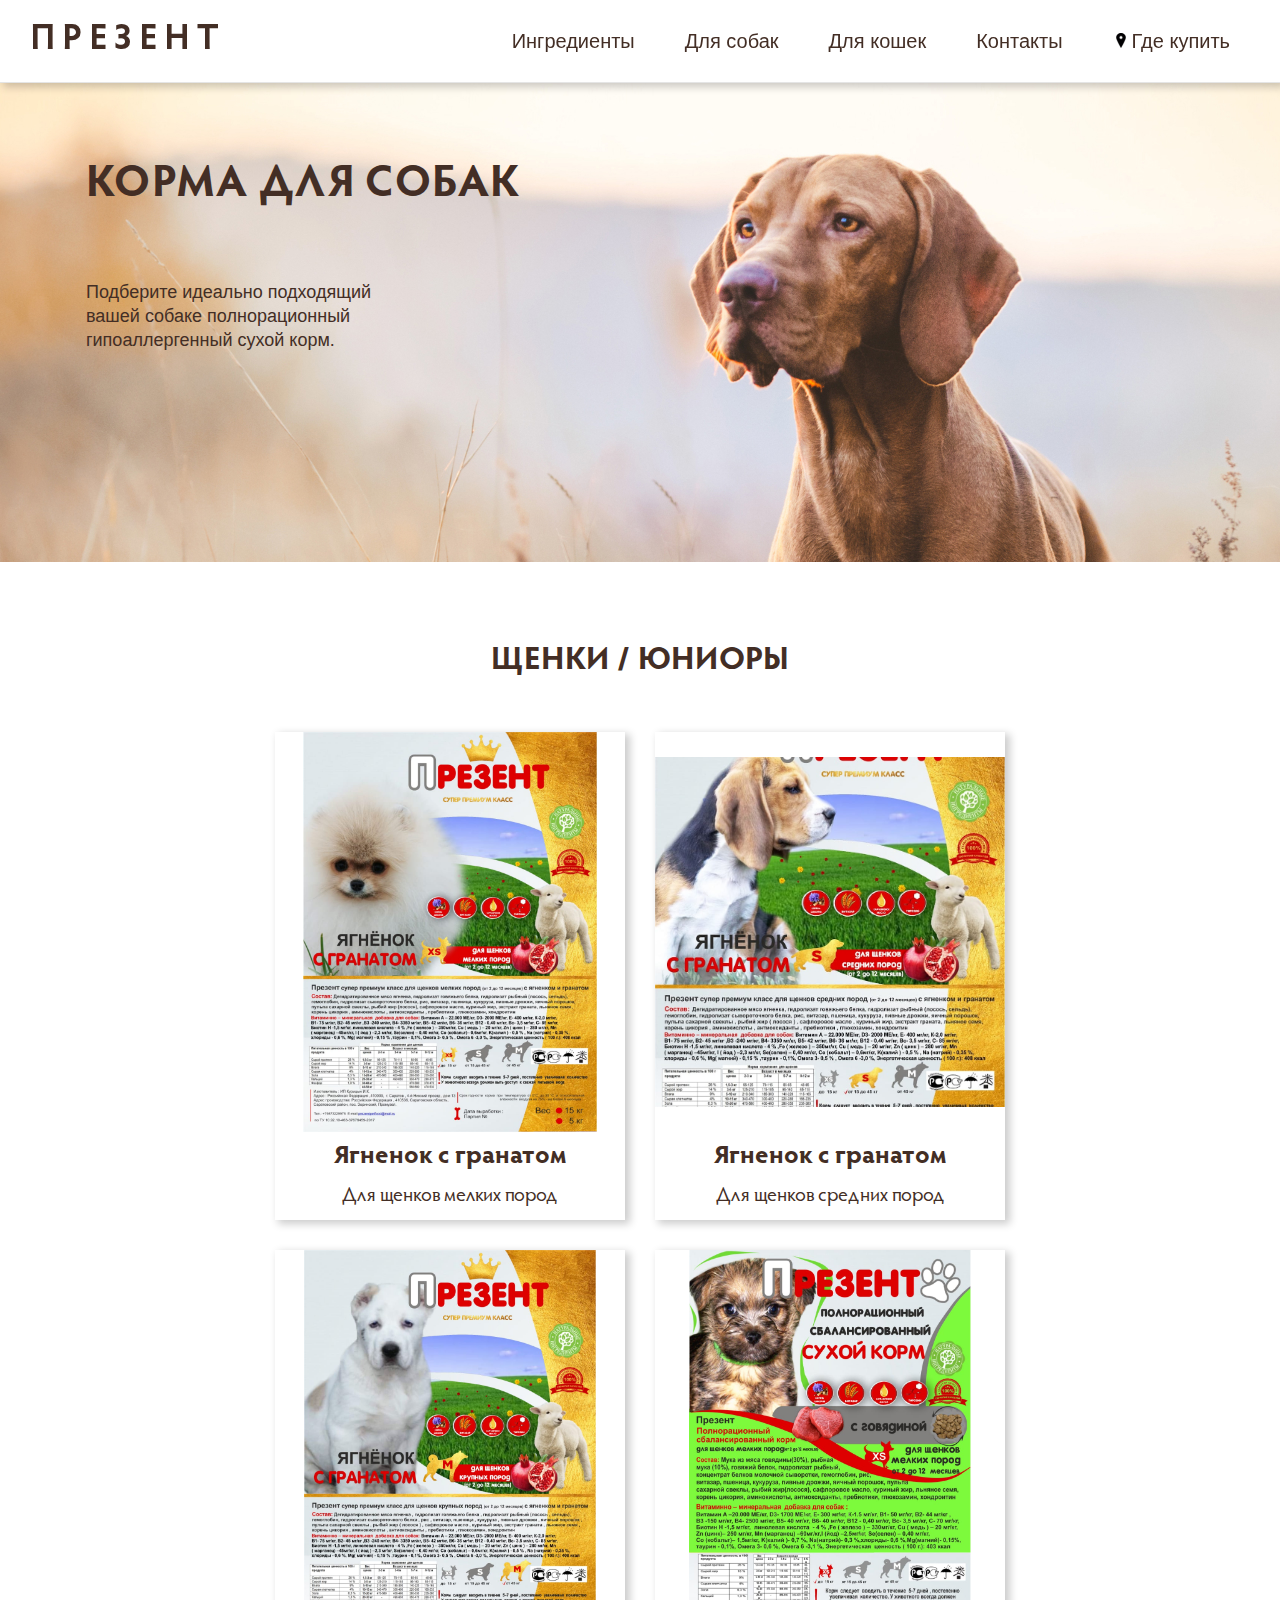
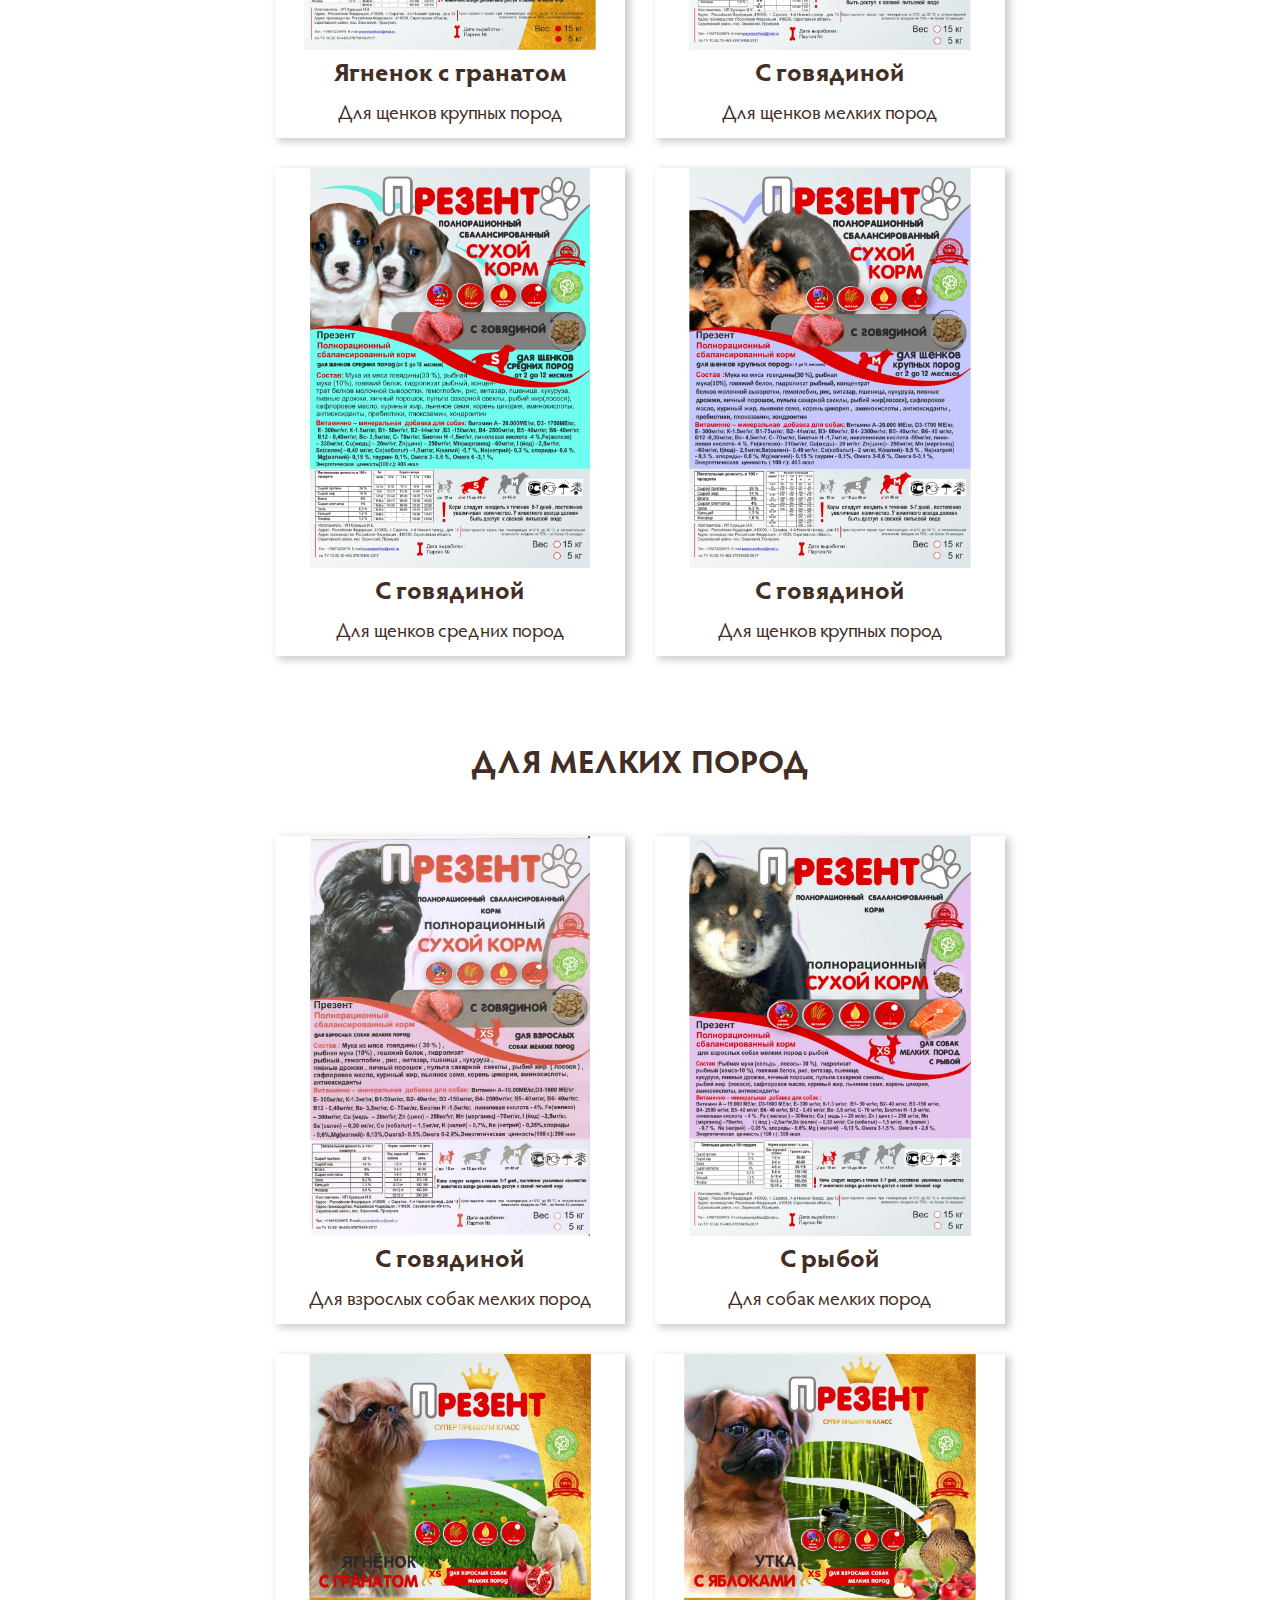
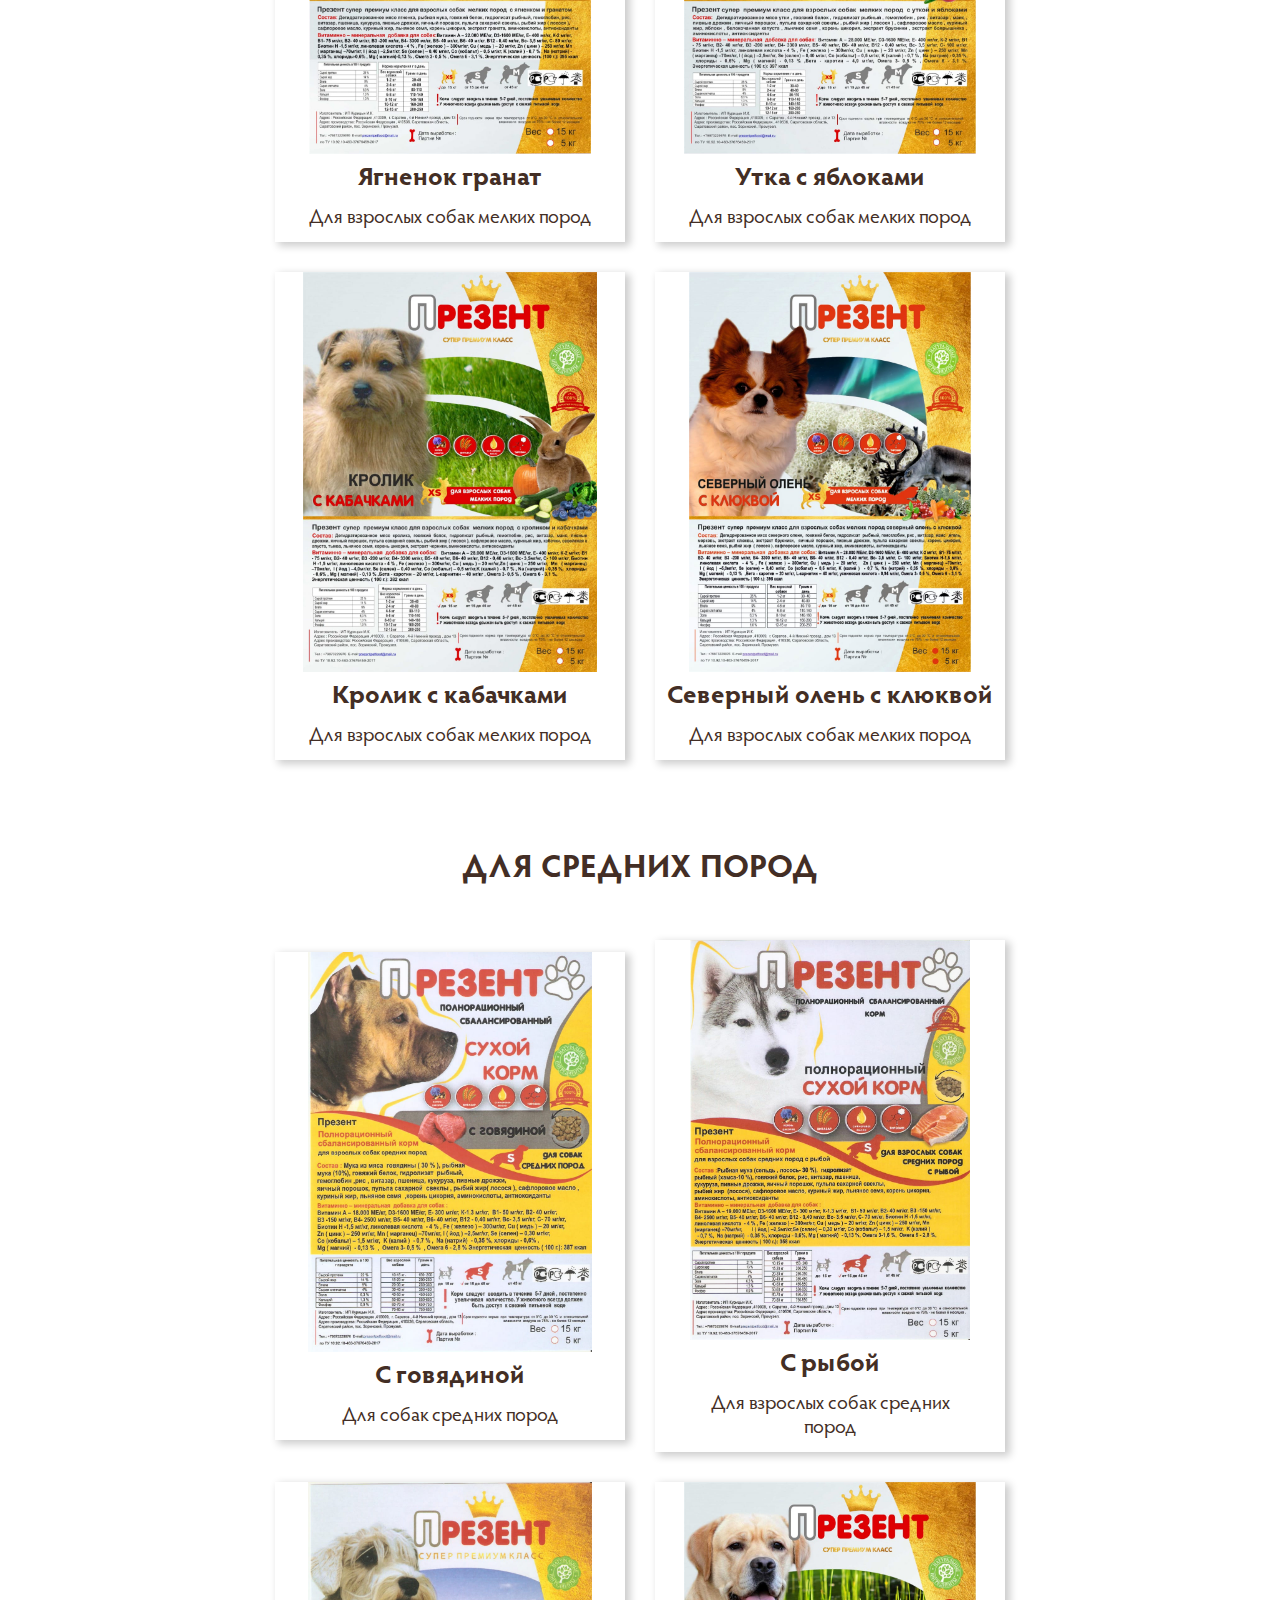
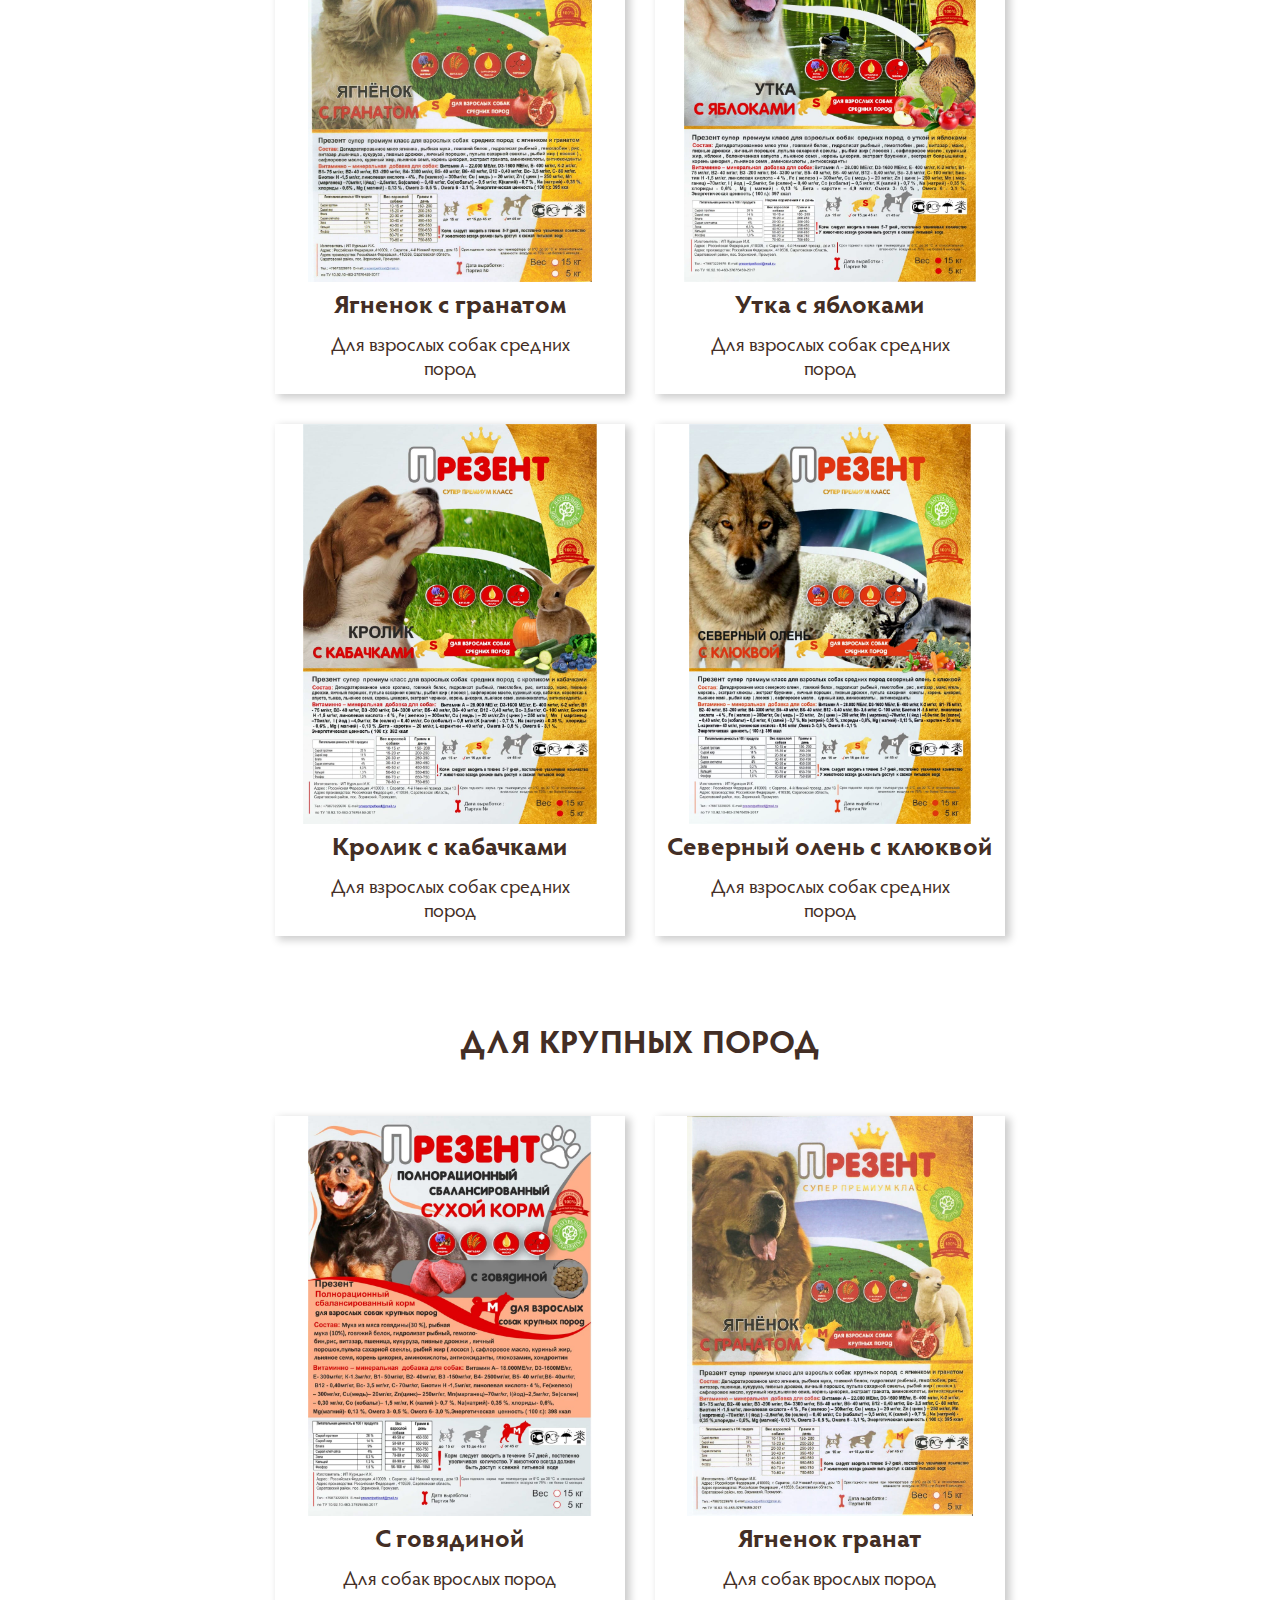
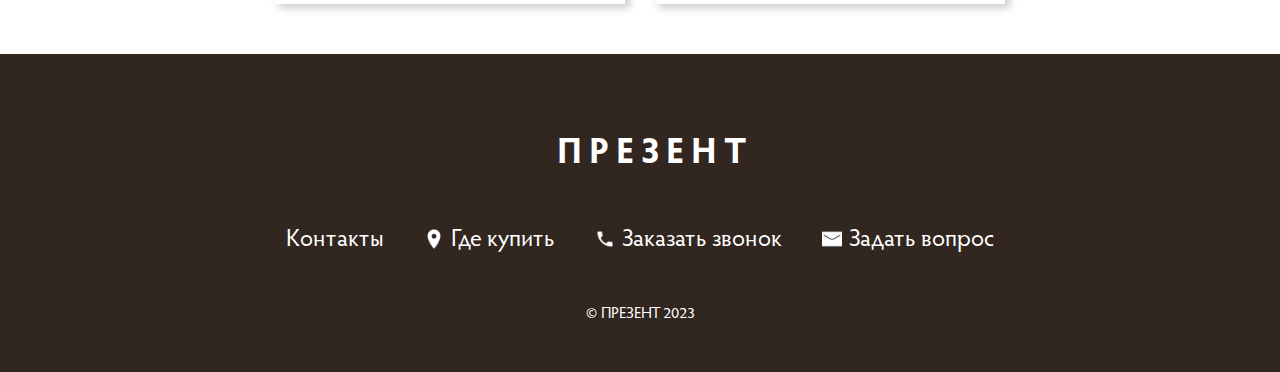
<file: for_dogs.html>
<!DOCTYPE html>
<html lang="en">
<head>
    <meta charset="UTF-8">
    <title>Корм для кошек и собак Презент</title>

    <link rel="stylesheet" href="styles/style.css">

    <script src="https://ajax.googleapis.com/ajax/libs/jquery/2.1.1/jquery.min.js"></script>
    <script src="scripts/script.js"></script>
</head>
<body>

<header class="header">
    <div class="container">
        <div class="logo">
            <a href="index.html"><div class="logo_text">ПРЕЗЕНТ</div></a>
        </div>
        <nav class="menu">
            <ul>
                <li class="menu-item">
                    <a href="ingredients.html">Ингредиенты</a>
                </li>
                <li class="menu-item">
                    <a href="for_dogs.html">Для собак</a>
                </li>
                <li class="menu-item">
                    <a href="for_cats.html">Для кошек</a>
                </li>
                <li class="menu-item">
                    <a href="contacts.html">Контакты</a>
                </li>
                <li class="menu-item">
                    <a href="where_by.html"><img class="maps_mark" src="logo/mapsmark.png" alt="mapsMark">Где купить</a>
                </li>
            </ul>
        </nav>
        <div class="menu_mobile" onclick="openMenu()"></div>
    </div>
</header>
<div id="container_mobile" class="container_mobile">
    <div class="button_linc_mobile"><a href="ingredients.html">Ингредиенты</a></div>
    <div class="button_linc_mobile"><a href="for_dogs.html">Для собак</a></div>
    <div class="button_linc_mobile"><a href="for_cats.html">Для кошек</a></div>
    <div class="button_linc_mobile"><a href="contacts.html">Контакты</a></div>
    <div class="button_linc_mobile"><a href="where_by.html"><img class="maps_mark" src="logo/mapsmark.png" alt="mapsMark">Где купить</a></div>
</div>

<section class="container_main">
    <div class="banner_dogs">
        <div class="container_main_banner">
            <img class="main_banner" src="images/catalog-banner-1.webp">
        </div>
        <div class="container_text">
            <div class="block_text">
                <div class="main_text">
                    КОРМА ДЛЯ СОБАК
                </div>
                <div class="down_main_text">
                    Подберите идеально подходящий вашей собаке полнорационный гипоаллергенный сухой корм.
                </div>
            </div>
        </div>
    </div>
</section>

<section class="container_dogs">
    <div class="text_center">Щенки / Юниоры</div>
    <div class="container_corm">
        <a href="dogs/puppies/puppies_lamb_pomegranate.html">
            <div class="corm_box">
                <img class="corm_image" src="images/corm/IMG_3272.JPG">
                <div class="corm_text_main">Ягненок с гранатом</div>
                <div class="corm_text">Для щенков мелких пород</div>
            </div>
        </a>

        <a href="dogs/puppies/puppiesl_medium_lamb_pomegranate.html">
            <div class="corm_box">
                <img class="corm_image" src="images/corm/IMG_3273.JPG">
                <div class="corm_text_main">Ягненок с гранатом</div>
                <div class="corm_text">Для щенков средних пород</div>
            </div>
        </a>

        <a href="dogs/puppies/puppies_adult_lamb_pomegranate.html">
            <div class="corm_box">
                <img class="corm_image" src="images/corm/IMG_3274.JPG">
                <div class="corm_text_main">Ягненок с гранатом</div>
                <div class="corm_text">Для щенков крупных пород</div>
            </div>
        </a>

        <a href="dogs/puppies/puppies_beef.html">
            <div class="corm_box">
                <img class="corm_image" src="images/corm/IMG_3269.JPG">
                <div class="corm_text_main">С говядиной</div>
                <div class="corm_text">Для щенков мелких пород</div>
            </div>
        </a>

        <a href="dogs/puppies/puppies_medium_beef.html">
            <div class="corm_box">
                <img class="corm_image" src="images/corm/IMG_3270.JPG">
                <div class="corm_text_main">С говядиной</div>
                <div class="corm_text">Для щенков средних пород</div>
            </div>
        </a>

        <a href="dogs/puppies/puppies_adult_beef.html">
            <div class="corm_box">
                <img class="corm_image" src="images/corm/IMG_3271.JPG">
                <div class="corm_text_main">С говядиной</div>
                <div class="corm_text">Для щенков крупных пород</div>
            </div>
        </a>
    </div>

    <div class="text_center">Для мелких пород</div>
    <div class="container_corm">
        <a href="dogs/small/small_beef.html">
            <div class="corm_box">
                <img class="corm_image" src="images/corm/IMG_3248.JPG">
                <div class="corm_text_main">С говядиной</div>
                <div class="corm_text">Для взрослых собак мелких пород</div>
            </div>
        </a>

        <a href="dogs/small/small_fish.html">
            <div class="corm_box">
                <img class="corm_image" src="images/corm/IMG_3249.JPG">
                <div class="corm_text_main">С рыбой</div>
                <div class="corm_text">Для собак мелких пород</div>
            </div>
        </a>

        <a href="dogs/small/small_lamb_pomegranate.html">
            <div class="corm_box">
                <img class="corm_image" src="images/corm/IMG_3250.JPG">
                <div class="corm_text_main">Ягненок гранат</div>
                <div class="corm_text">Для взрослых собак мелких пород</div>
            </div>
        </a>

        <a href="dogs/small/small_duck_with_apples.html">
            <div class="corm_box">
                <img class="corm_image" src="images/corm/IMG_3251.JPG">
                <div class="corm_text_main">Утка с яблоками</div>
                <div class="corm_text">Для взрослых собак мелких пород</div>
            </div>
        </a>

        <a href="dogs/small/small_rabbit_with_zucchini.html">
            <div class="corm_box">
                <img class="corm_image" src="images/corm/IMG_3252.JPG">
                <div class="corm_text_main">Кролик с кабачками</div>
                <div class="corm_text">Для взрослых собак мелких пород</div>
            </div>
        </a>

        <a href="dogs/small/small_reindeer_with_cranberries.html">
            <div class="corm_box">
                <img class="corm_image" src="images/corm/IMG_3253.JPG">
                <div class="corm_text_main">Северный олень с клюквой</div>
                <div class="corm_text">Для взрослых собак мелких пород</div>
            </div>
        </a>
    </div>

    <div class="text_center">Для средних пород</div>
    <div class="container_corm">
        <a href="dogs/middle/middle_beef.html">
            <div class="corm_box">
                <img class="corm_image" src="images/corm/IMG_3255.JPG">
                <div class="corm_text_main">С говядиной</div>
                <div class="corm_text">Для собак средних пород</div>
            </div>
        </a>

        <a href="dogs/middle/middle_fish.html">
            <div class="corm_box">
                <img class="corm_image" src="images/corm/IMG_3256.JPG">
                <div class="corm_text_main">С рыбой</div>
                <div class="corm_text">Для взрослых собак средних пород</div>
            </div>
        </a>

        <a href="dogs/middle/middle_lamb_pomegranate.html">
            <div class="corm_box">
                <img class="corm_image" src="images/corm/IMG_3257.JPG">
                <div class="corm_text_main">Ягненок с гранатом</div>
                <div class="corm_text">Для взрослых собак средних пород</div>
            </div>
        </a>

        <a href="dogs/middle/middle_duck_with_apples.html">
            <div class="corm_box">
                <img class="corm_image" src="images/corm/IMG_3259.JPG">
                <div class="corm_text_main">Утка с яблоками</div>
                <div class="corm_text">Для взрослых собак средних пород</div>
            </div>
        </a>

        <a href="dogs/middle/middle_rabbit_with_zucchini.html">
            <div class="corm_box">
                <img class="corm_image" src="images/corm/IMG_3258.JPG">
                <div class="corm_text_main">Кролик с кабачками</div>
                <div class="corm_text">Для взрослых собак средних пород</div>
            </div>
        </a>

        <a href="dogs/middle/middle_reindeer_with_cranberries.html">
            <div class="corm_box">
                <img class="corm_image" src="images/corm/IMG_3260.JPG">
                <div class="corm_text_main">Северный олень с клюквой</div>
                <div class="corm_text">Для взрослых собак средних пород</div>
            </div>
        </a>
    </div>

    <div class="text_center">Для крупных пород</div>
    <div class="container_corm">
        <a href="dogs/adult/adult_beef.html">
            <div class="corm_box">
                <img class="corm_image" src="images/corm/IMG_3262.JPG">
                <div class="corm_text_main">С говядиной</div>
                <div class="corm_text">Для собак врослых пород</div>
            </div>
        </a>

        <a href="dogs/adult/adult_lamb_pomegranate.html">
            <div class="corm_box">
                <img class="corm_image" src="images/corm/IMG_3263.JPG">
                <div class="corm_text_main">Ягненок гранат</div>
                <div class="corm_text">Для собак врослых пород</div>
            </div>
        </a>
    </div>
</section>

<footer class="footer">
    <div class="container_footer">
        <div class="logo_text footer_logo">ПРЕЗЕНТ</div>
        <div class="contacts_container">
            <div class="contacts_text">Контакты</div>
            <div class="contacts_text"><img class="contacts_icon" src="logo/mapsWhite.png" alt="mapsWhite">Где купить</div>
            <div class="contacts_text"><img class="contacts_icon" src="logo/phone.png" alt="phone">Заказать звонок</div>
            <div class="contacts_text"><img class="contacts_icon" src="logo/letter.png" alt="letter">Задать вопрос</div>
        </div>
        <div class="kazak_text">© ПРЕЗЕНТ 2023</div>
    </div>
</footer>

</body>
</html>
<html>
</html>
</file>
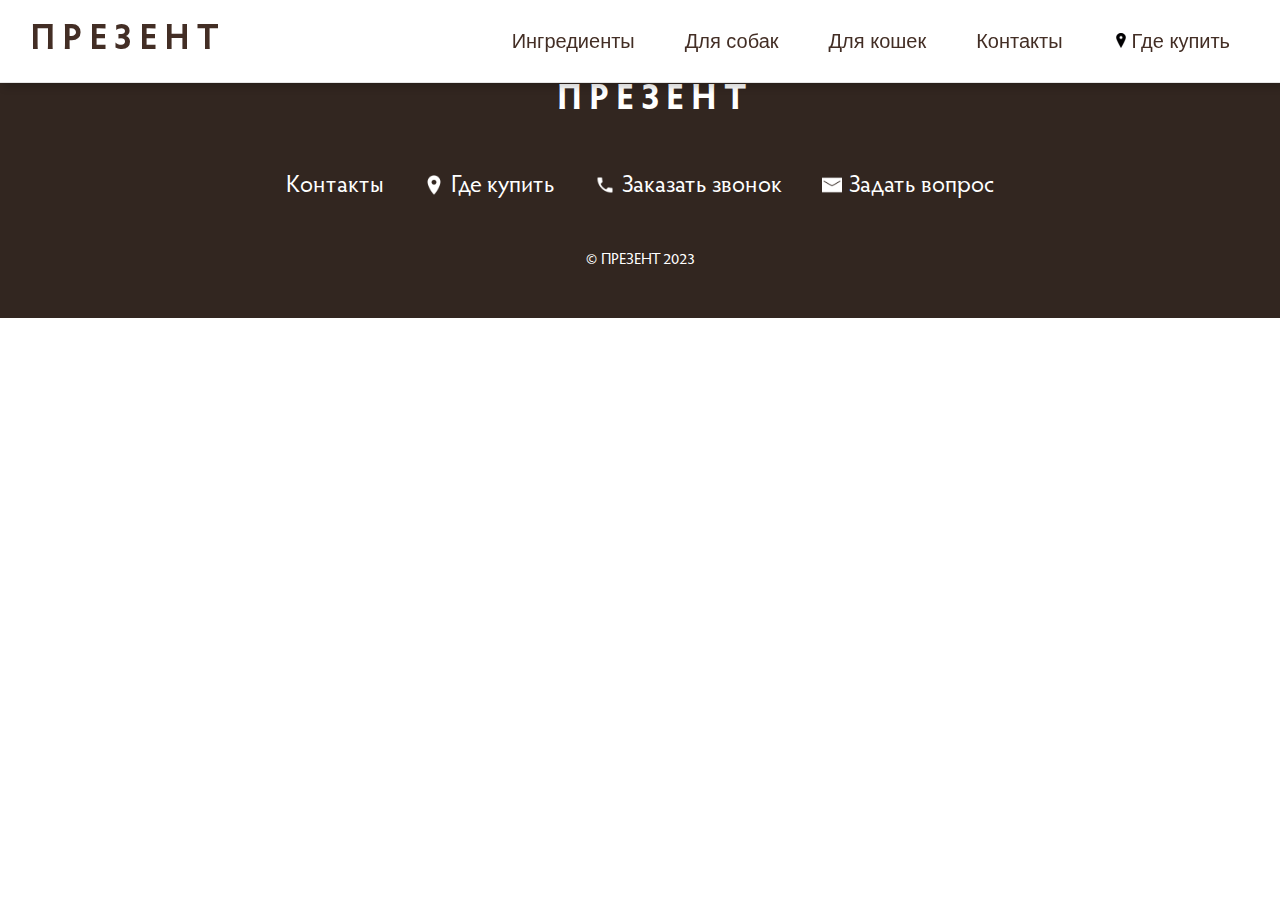
<file: ingredients.html>
<!DOCTYPE html>
<html lang="en">
<head>
    <meta charset="UTF-8">
    <title>Корм для кошек и собак Презент</title>

    <link rel="stylesheet" href="styles/style.css">

    <script src="scripts/script.js"></script>
</head>
<body>

<header class="header">
    <div class="container">
        <div class="logo">
            <a href="index.html"><div class="logo_text">ПРЕЗЕНТ</div></a>
        </div>
        <nav class="menu">
            <ul>
                <li class="menu-item">
                    <a href="ingredients.html">Ингредиенты</a>
                </li>
                <li class="menu-item">
                    <a href="for_dogs.html">Для собак</a>
                </li>
                <li class="menu-item">
                    <a href="for_cats.html">Для кошек</a>
                </li>
                <li class="menu-item">
                    <a href="contacts.html">Контакты</a>
                </li>
                <li class="menu-item">
                    <a href="where_by.html"><img class="maps_mark" src="logo/mapsmark.png" alt="mapsMark">Где купить</a>
                </li>
            </ul>
        </nav>
        <div class="menu_mobile" onclick="openMenu()"></div>
    </div>
</header>
<div id="container_mobile" class="container_mobile">
    <div class="button_linc_mobile"><a href="ingredients.html">Ингредиенты</a></div>
    <div class="button_linc_mobile"><a href="for_dogs.html">Для собак</a></div>
    <div class="button_linc_mobile"><a href="for_cats.html">Для кошек</a></div>
    <div class="button_linc_mobile"><a href="contacts.html">Контакты</a></div>
    <div class="button_linc_mobile"><a href="where_by.html"><img class="maps_mark" src="logo/mapsmark.png" alt="mapsMark">Где купить</a></div>
</div>



<footer class="footer">
    <div class="container_footer">
        <div class="logo_text footer_logo">ПРЕЗЕНТ</div>
        <div class="contacts_container">
            <div class="contacts_text">Контакты</div>
            <div class="contacts_text"><img class="contacts_icon" src="logo/mapsWhite.png" alt="mapsWhite">Где купить</div>
            <div class="contacts_text"><img class="contacts_icon" src="logo/phone.png" alt="phone">Заказать звонок</div>
            <div class="contacts_text"><img class="contacts_icon" src="logo/letter.png" alt="letter">Задать вопрос</div>
        </div>
        <div class="kazak_text">© ПРЕЗЕНТ 2023</div>
    </div>
</footer>

</body>
</html>
<html>
</html>
</file>
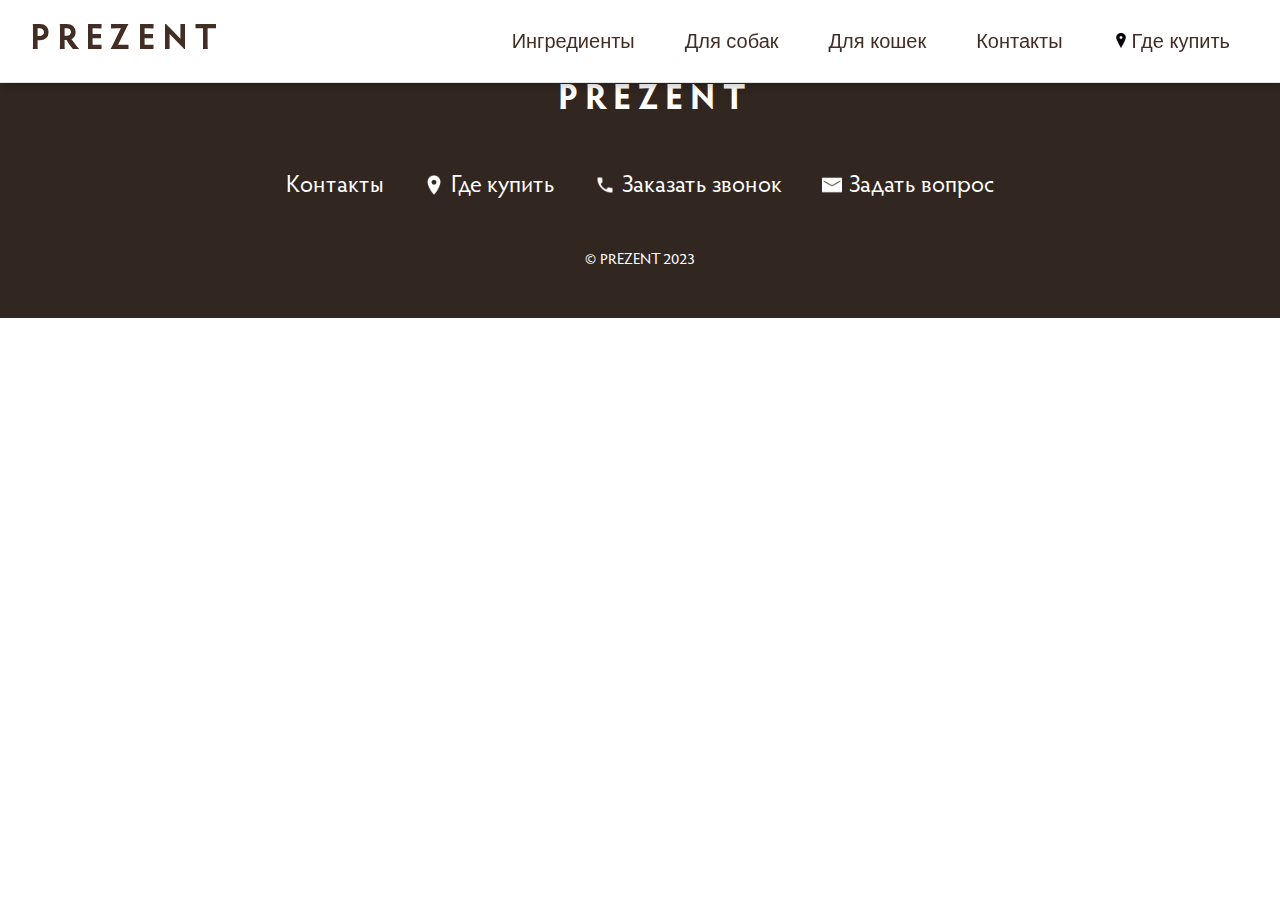
<file: where_by.html>
<!DOCTYPE html>
<html lang="en">
<head>
  <meta charset="UTF-8">
  <title>Корм для кошек и собак Презент</title>

  <link rel="stylesheet" href="styles/style.css">

  <script src="scripts/script.js"></script>
</head>
<body>

<header class="header">
  <div class="container">
    <div class="logo">
      <a href="index.html"><div class="logo_text">PREZENT</div></a>
    </div>
    <nav class="menu">
      <ul>
        <li class="menu-item">
          <a href="ingredients.html">Ингредиенты</a>
        </li>
        <li class="menu-item">
          <a href="for_dogs.html">Для собак</a>
        </li>
        <li class="menu-item">
          <a href="for_cats.html">Для кошек</a>
        </li>
        <li class="menu-item">
          <a href="contacts.html">Контакты</a>
        </li>
        <li class="menu-item">
          <a href="where_by.html"><img class="maps_mark" src="logo/mapsmark.png" alt="mapsMark">Где купить</a>
        </li>
      </ul>
    </nav>
  </div>
</header>



<footer class="footer">
  <div class="container_footer">
    <div class="logo_text footer_logo">PREZENT</div>
    <div class="contacts_container">
      <div class="contacts_text">Контакты</div>
      <div class="contacts_text"><img class="contacts_icon" src="logo/mapsWhite.png" alt="mapsWhite">Где купить</div>
      <div class="contacts_text"><img class="contacts_icon" src="logo/phone.png" alt="phone">Заказать звонок</div>
      <div class="contacts_text"><img class="contacts_icon" src="logo/letter.png" alt="letter">Задать вопрос</div>
    </div>
    <div class="kazak_text">© PREZENT 2023</div>
  </div>
</footer>

</body>
</html>
<html>
</html>
</file>
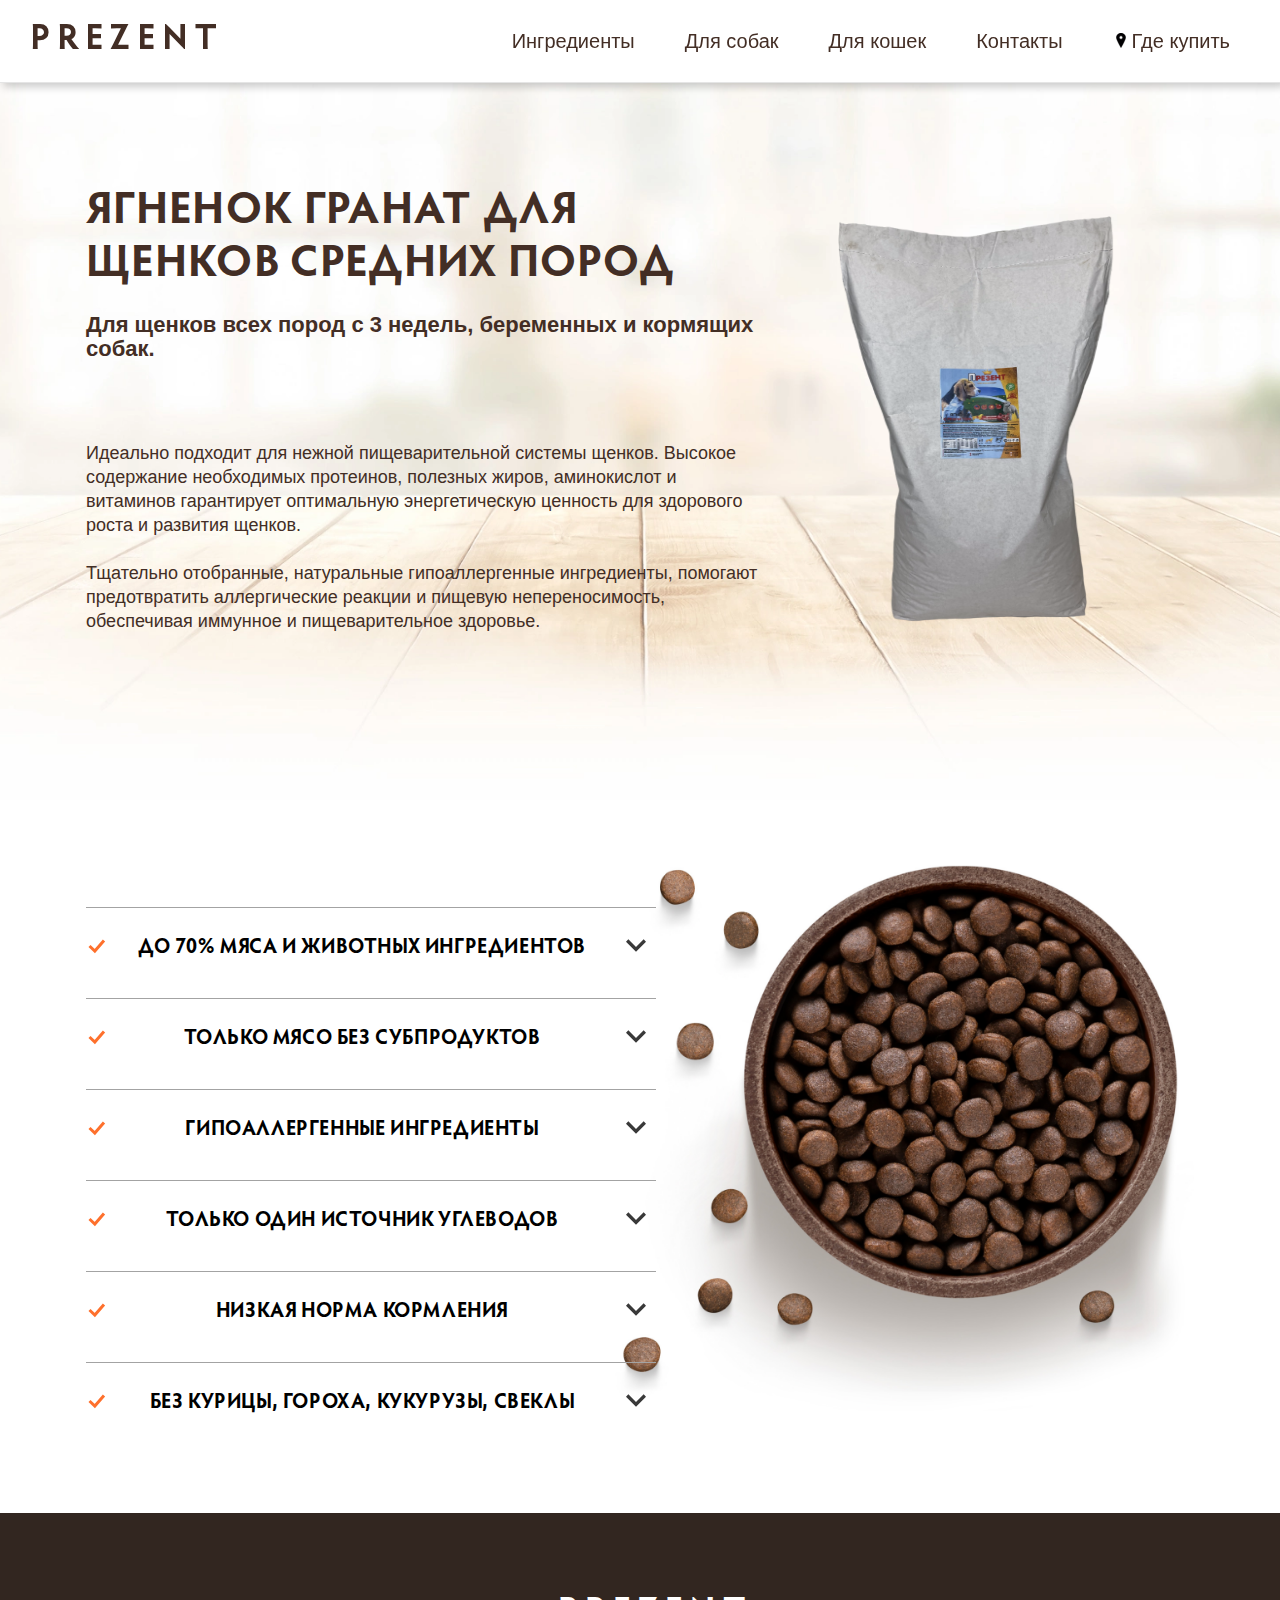
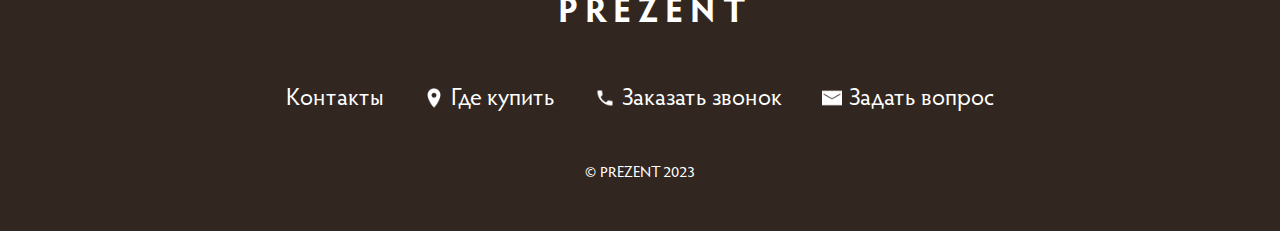
<file: dogs/medium_lamb_pomegranate.html>
<!DOCTYPE html>
<html lang="en">
<head>
  <meta charset="UTF-8">
  <title>Ягненок гранат для мелких щенков</title>

  <link rel="stylesheet" href="../styles/style.css">

  <script src="../scripts/script.js"></script>
</head>
<body>

<header class="header">
  <div class="container">
    <div class="logo">
      <a href="../index.html"><div class="logo_text">PREZENT</div></a>
    </div>
    <nav class="menu">
      <ul>
        <li class="menu-item">
          <a href="../ingredients.html">Ингредиенты</a>
        </li>
        <li class="menu-item">
          <a href="../for_dogs.html">Для собак</a>
        </li>
        <li class="menu-item">
          <a href="../for_cats.html">Для кошек</a>
        </li>
        <li class="menu-item">
          <a href="../contacts.html">Контакты</a>
        </li>
        <li class="menu-item">
          <a href="../where_by.html"><img class="maps_mark" src="../logo/mapsmark.png" alt="mapsMark">Где купить</a>
        </li>
      </ul>
    </nav>
  </div>
</header>

<section class="container_main">
  <div class="banner_food">
    <div class="container_main_banner">
      <img class="main_banner" src="../images/product-banner-1.webp">
    </div>
    <div class="container_text">
      <div class="block_text_food">
        <div class="main_text">
          Ягненок гранат для щенков средних пород
        </div>
        <div class="second_main_text">
          Для щенков всех пород с 3 недель, беременных и кормящих собак.
        </div>
        <div class="down_main_text_food">
          Идеально подходит для нежной пищеварительной системы щенков. Высокое содержание необходимых протеинов, полезных жиров, аминокислот и витаминов гарантирует оптимальную энергетическую ценность для здорового роста и развития щенков.
          <br><br>
          Тщательно отобранные, натуральные гипоаллергенные ингредиенты, помогают предотвратить аллергические реакции и пищевую непереносимость, обеспечивая иммунное и пищеварительное здоровье.
        </div>
      </div>
      <div class="block_image">
        <img class="block_image_corm" src="../images/corm/IMG_0870.png">
      </div>
    </div>
  </div>
</section>

<section class="container_section">
  <div class="container_why">
    <div class="row_why corm_gap">
      <div class="text_row not_main">
        <div class="text_view" onclick="openList('block1', 'item_one')">
          <img class="icon_check" src="../logo/check-icon.svg">
          ДО 70% МЯСА И ЖИВОТНЫХ ИНГРЕДИЕНТОВ
          <img id="item_one" class="arrow_accord_down" src="../images/arrow-accord-down.svg">
        </div>
        <div class="text_not_view" id="block1">
          Все наши корма основаны на мясе и содержат только высококачественные животные белки. Животный белок очень ценен и содержит все незаменимые аминокислоты для вашего питомца и полностью удовлетворит его биологические потребности в мясном питании.
        </div>
      </div>
      <div class="text_row not_main">
        <div class="text_view" onclick="openList('block2', 'item_two')">
          <img class="icon_check" src="../logo/check-icon.svg">
          ТОЛЬКО МЯСО БЕЗ СУБПРОДУКТОВ
          <img id="item_two" class="arrow_accord_down" src="../images/arrow-accord-down.svg">
        </div>
        <div class="text_not_view" id="block2">
          Мы используем мясо высшего сорта, без костей и субпродуктов. Это гарантирует, что ваш питомец получает высокопитательный, легко усвояемый источник белка.
        </div>
      </div>
      <div class="text_row not_main">
        <div class="text_view" onclick="openList('block3', 'item_tree')">
          <img class="icon_check" src="../logo/check-icon.svg">
          ГИПОАЛЛЕРГЕННЫЕ ИНГРЕДИЕНТЫ
          <img id="item_tree" class="arrow_accord_down" src="../images/arrow-accord-down.svg">
        </div>
        <div class="text_not_view" id="block3">
          Тщательно отобранные, натуральные гипоаллергенные ингредиенты, помогают предотвратить аллергические реакции и пищевую непереносимость, обеспечивая иммунное и пищеварительное здоровье.
        </div>
      </div>
      <div class="text_row not_main">
        <div class="text_view" onclick="openList('block4', 'item_four')">
          <img class="icon_check" src="../logo/check-icon.svg">
          ТОЛЬКО ОДИН ИСТОЧНИК УГЛЕВОДОВ
          <img id="item_four" class="arrow_accord_down" src="../images/arrow-accord-down.svg">
        </div>
        <div class="text_not_view" id="block4">
          Мы используем один источник углеводов, чтобы минимизировать риск пищевой непереносимости и аллергии. Бурый рис в низкозерновой линейке и батат в беззерновой.
        </div>
      </div>
      <div class="text_row not_main">
        <div class="text_view" onclick="openList('block5', 'item_five')">
          <img class="icon_check" src="../logo/check-icon.svg">
          НИЗКАЯ НОРМА КОРМЛЕНИЯ
          <img id="item_five" class="arrow_accord_down" src="../images/arrow-accord-down.svg">
        </div>
        <div class="text_not_view" id="block5">
          Благодаря питательности натуральных ингредиентов и сбалансированному составу, у наших кормов низкая норма кормления. Поэтому ваш питомец будет наслаждаться каждой упаковкой корма дольше обычного.
        </div>
      </div>
      <div class="text_row not_main">
        <div class="text_view" onclick="openList('block6', 'item_six')">
          <img class="icon_check" src="../logo/check-icon.svg">
          БЕЗ КУРИЦЫ, ГОРОХА, КУКУРУЗЫ, СВЕКЛЫ
          <img id="item_six" class="arrow_accord_down" src="../images/arrow-accord-down.svg">
        </div>
        <div class="text_not_view" id="block6">
          Не содержит: кукурузу, пшеницу, свеклу, горох, субпродукты, яйца, курицу, куриный жир, соль, сахар, красители, ароматизаторы, сою и ГМО.
        </div>
      </div>
    </div>
    <div class="container_image_why">
      <img class="image_why" src="../images/why-img.png">
    </div>
  </div>
</section>

<footer class="footer">
  <div class="container_footer">
    <div class="logo_text footer_logo">PREZENT</div>
    <div class="contacts_container">
      <div class="contacts_text">Контакты</div>
      <div class="contacts_text"><img class="contacts_icon" src="../logo/mapsWhite.png" alt="mapsWhite">Где купить</div>
      <div class="contacts_text"><img class="contacts_icon" src="../logo/phone.png" alt="phone">Заказать звонок</div>
      <div class="contacts_text"><img class="contacts_icon" src="../logo/letter.png" alt="letter">Задать вопрос</div>
    </div>
    <div class="kazak_text">© PREZENT 2023</div>
  </div>
</footer>

</body>
</html>
<html>
</html>
</file>
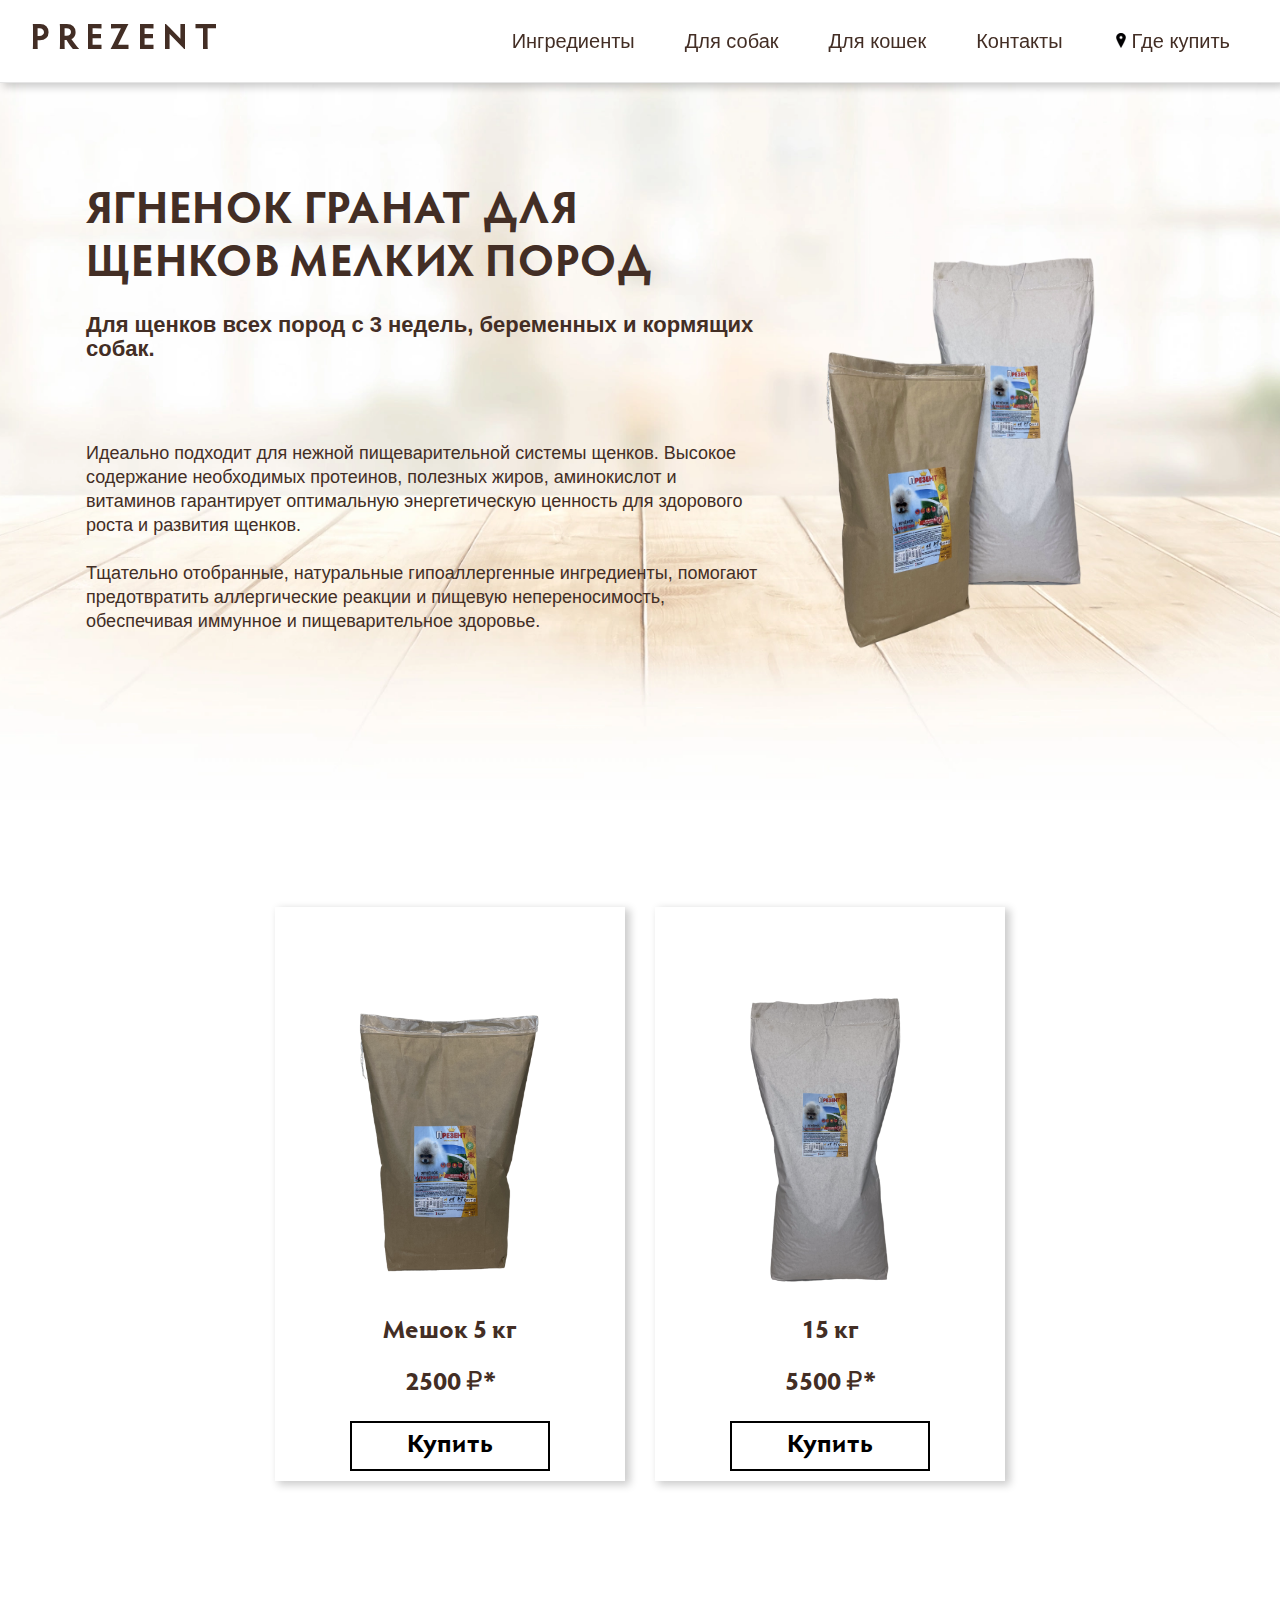
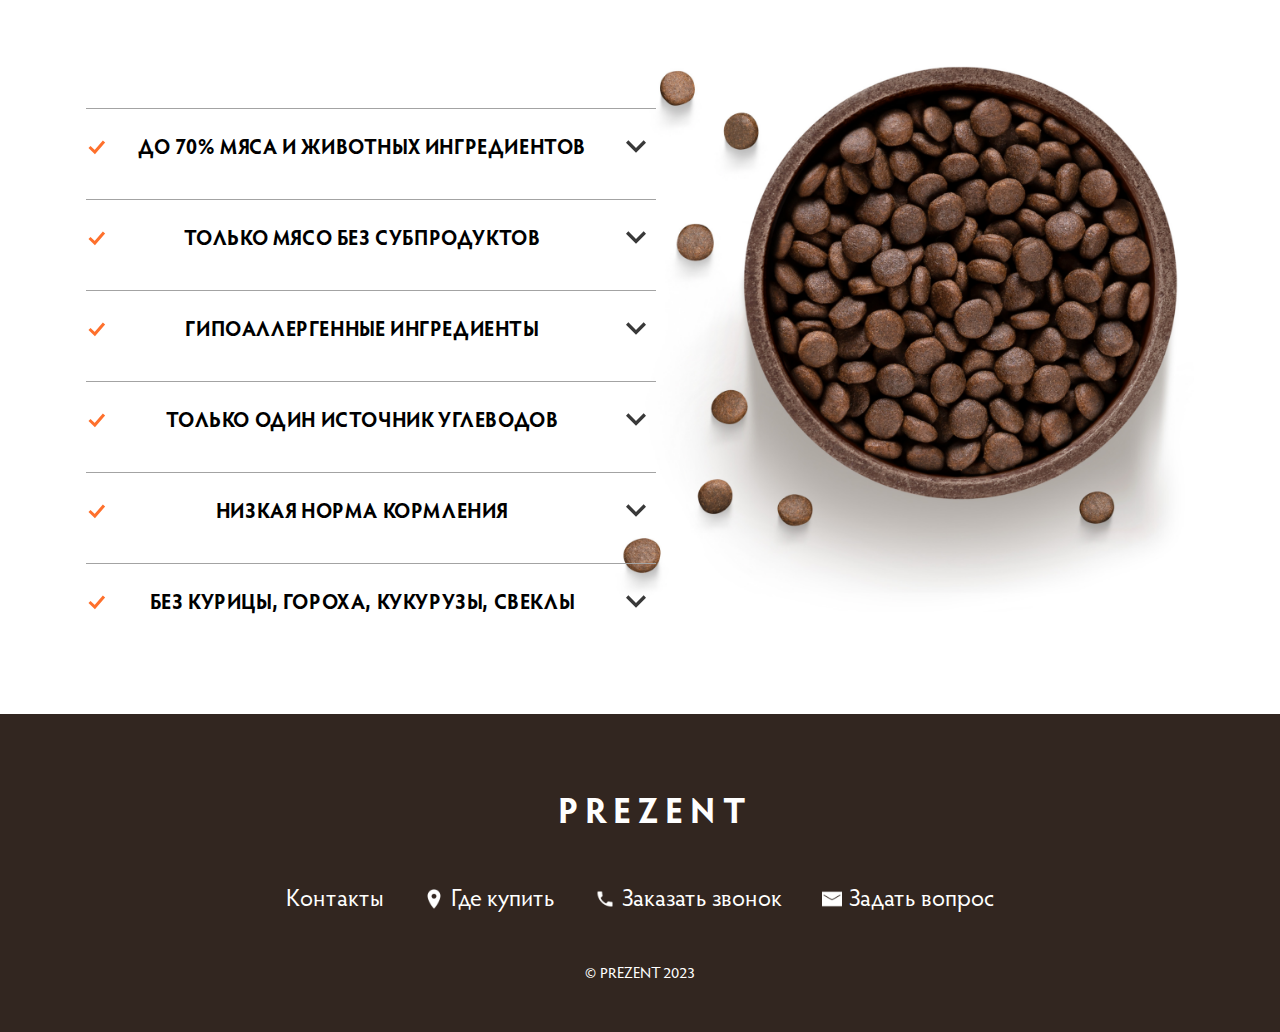
<file: dogs/small_lamb_pomegranate.html>
<!DOCTYPE html>
<html lang="en">
<head>
  <meta charset="UTF-8">
  <title>Ягненок гранат для мелких щенков</title>

  <link rel="stylesheet" href="../styles/style.css">

  <script src="../scripts/script.js"></script>
</head>
<body>

<header class="header">
  <div class="container">
    <div class="logo">
      <a href="../index.html"><div class="logo_text">PREZENT</div></a>
    </div>
    <nav class="menu">
      <ul>
        <li class="menu-item">
          <a href="../ingredients.html">Ингредиенты</a>
        </li>
        <li class="menu-item">
          <a href="../for_dogs.html">Для собак</a>
        </li>
        <li class="menu-item">
          <a href="../for_cats.html">Для кошек</a>
        </li>
        <li class="menu-item">
          <a href="../contacts.html">Контакты</a>
        </li>
        <li class="menu-item">
          <a href="../where_by.html"><img class="maps_mark" src="../logo/mapsmark.png" alt="mapsMark">Где купить</a>
        </li>
      </ul>
    </nav>
  </div>
</header>

<section class="container_main">
  <div class="banner_food">
    <div class="container_main_banner">
      <img class="main_banner" src="../images/product-banner-1.webp">
    </div>
    <div class="container_text">
      <div class="block_text_food">
        <div class="main_text">
          Ягненок гранат для щенков мелких пород
        </div>
        <div class="second_main_text">
          Для щенков всех пород с 3 недель, беременных и кормящих собак.
        </div>
        <div class="down_main_text_food">
          Идеально подходит для нежной пищеварительной системы щенков. Высокое содержание необходимых протеинов, полезных жиров, аминокислот и витаминов гарантирует оптимальную энергетическую ценность для здорового роста и развития щенков.
          <br><br>
          Тщательно отобранные, натуральные гипоаллергенные ингредиенты, помогают предотвратить аллергические реакции и пищевую непереносимость, обеспечивая иммунное и пищеварительное здоровье.
        </div>
      </div>
      <div class="block_image">
        <img class="block_image_corm" src="../images/corm/IMG_0857.png">
      </div>
    </div>
  </div>
</section>

<section class="container_section">
  <div class="container_corm">
    <div class="corm_box by_corm">
      <img class="corm_image" src="../images/corm/IMG_0860.png">
      <div class="corm_text_main">Мешок 5 кг</div>
      <div class="corm_text_main">2500 ₽*</div>
      <div class="container_by_corm">
        <a href="https://api.whatsapp.com/send/?phone=79962475133&text=Здравствуйте%2C+,+хочу+заказать+корм+Ягненок+гранат+для+мелких+пород+весом+5+кг">
          <button class="button_by_corm">Купить</button>
        </a>
      </div>
    </div>

    <div class="corm_box by_corm">
      <img class="corm_image" src="../images/corm/IMG_0851.png">
      <div class="corm_text_main">15 кг</div>
      <div class="corm_text_main">5500 ₽*</div>
      <div class="container_by_corm">
        <a href="https://api.whatsapp.com/send/?phone=79962475133&text=Здравствуйте%2C+,+хочу+заказать+корм+Ягненок+гранат+для+мелких+пород+весом+15+кг">
          <button class="button_by_corm">Купить</button>
        </a>
      </div>
    </div>
  </div>
</section>

<section class="container_section">
  <div class="container_why">
    <div class="row_why corm_gap">
      <div class="text_row not_main">
        <div class="text_view" onclick="openList('block1', 'item_one')">
          <img class="icon_check" src="../logo/check-icon.svg">
          ДО 70% МЯСА И ЖИВОТНЫХ ИНГРЕДИЕНТОВ
          <img id="item_one" class="arrow_accord_down" src="../images/arrow-accord-down.svg">
        </div>
        <div class="text_not_view" id="block1">
          Все наши корма основаны на мясе и содержат только высококачественные животные белки. Животный белок очень ценен и содержит все незаменимые аминокислоты для вашего питомца и полностью удовлетворит его биологические потребности в мясном питании.
        </div>
      </div>
      <div class="text_row not_main">
        <div class="text_view" onclick="openList('block2', 'item_two')">
          <img class="icon_check" src="../logo/check-icon.svg">
          ТОЛЬКО МЯСО БЕЗ СУБПРОДУКТОВ
          <img id="item_two" class="arrow_accord_down" src="../images/arrow-accord-down.svg">
        </div>
        <div class="text_not_view" id="block2">
          Мы используем мясо высшего сорта, без костей и субпродуктов. Это гарантирует, что ваш питомец получает высокопитательный, легко усвояемый источник белка.
        </div>
      </div>
      <div class="text_row not_main">
        <div class="text_view" onclick="openList('block3', 'item_tree')">
          <img class="icon_check" src="../logo/check-icon.svg">
          ГИПОАЛЛЕРГЕННЫЕ ИНГРЕДИЕНТЫ
          <img id="item_tree" class="arrow_accord_down" src="../images/arrow-accord-down.svg">
        </div>
        <div class="text_not_view" id="block3">
          Тщательно отобранные, натуральные гипоаллергенные ингредиенты, помогают предотвратить аллергические реакции и пищевую непереносимость, обеспечивая иммунное и пищеварительное здоровье.
        </div>
      </div>
      <div class="text_row not_main">
        <div class="text_view" onclick="openList('block4', 'item_four')">
          <img class="icon_check" src="../logo/check-icon.svg">
          ТОЛЬКО ОДИН ИСТОЧНИК УГЛЕВОДОВ
          <img id="item_four" class="arrow_accord_down" src="../images/arrow-accord-down.svg">
        </div>
        <div class="text_not_view" id="block4">
          Мы используем один источник углеводов, чтобы минимизировать риск пищевой непереносимости и аллергии. Бурый рис в низкозерновой линейке и батат в беззерновой.
        </div>
      </div>
      <div class="text_row not_main">
        <div class="text_view" onclick="openList('block5', 'item_five')">
          <img class="icon_check" src="../logo/check-icon.svg">
          НИЗКАЯ НОРМА КОРМЛЕНИЯ
          <img id="item_five" class="arrow_accord_down" src="../images/arrow-accord-down.svg">
        </div>
        <div class="text_not_view" id="block5">
          Благодаря питательности натуральных ингредиентов и сбалансированному составу, у наших кормов низкая норма кормления. Поэтому ваш питомец будет наслаждаться каждой упаковкой корма дольше обычного.
        </div>
      </div>
      <div class="text_row not_main">
        <div class="text_view" onclick="openList('block6', 'item_six')">
          <img class="icon_check" src="../logo/check-icon.svg">
          БЕЗ КУРИЦЫ, ГОРОХА, КУКУРУЗЫ, СВЕКЛЫ
          <img id="item_six" class="arrow_accord_down" src="../images/arrow-accord-down.svg">
        </div>
        <div class="text_not_view" id="block6">
          Не содержит: кукурузу, пшеницу, свеклу, горох, субпродукты, яйца, курицу, куриный жир, соль, сахар, красители, ароматизаторы, сою и ГМО.
        </div>
      </div>
    </div>
    <div class="container_image_why">
      <img class="image_why" src="../images/why-img.png">
    </div>
  </div>
</section>

<footer class="footer">
  <div class="container_footer">
    <div class="logo_text footer_logo">PREZENT</div>
    <div class="contacts_container">
      <div class="contacts_text">Контакты</div>
      <div class="contacts_text"><img class="contacts_icon" src="../logo/mapsWhite.png" alt="mapsWhite">Где купить</div>
      <div class="contacts_text"><img class="contacts_icon" src="../logo/phone.png" alt="phone">Заказать звонок</div>
      <div class="contacts_text"><img class="contacts_icon" src="../logo/letter.png" alt="letter">Задать вопрос</div>
    </div>
    <div class="kazak_text">© PREZENT 2023</div>
  </div>
</footer>

</body>
</html>
<html>
</html>
</file>
<file: styles/style.css>
* {
    padding: 0;
    margin: 0;
}

@font-face {
    font-family: HypatiaSansProRegular;
    src: url("../fonts/HypatiaSansPro-Regular.ttf");
}
@font-face {
    font-family: HypatiaSansProBold;
    src: url("../fonts/HypatiaSansPro-Bold.ttf");
}

body {
    font-family: "Source Sans 3", Arial, -apple-system, system-ui, BlinkMacSystemFont, "Segoe UI", Roboto, "Helvetica Neue", sans-serif;
}
a {
    text-decoration: none;
    color: #432E25;
}

.header {
    position: fixed;
    z-index: 20;
    width: 100%;
    border-bottom: 1px solid #E5E5E5;
    padding: 20px 0;
    background-color: #ffffff;
    box-shadow: 4px 3px 8px 1px rgba(0, 0, 0, 0.2);
}
.container {
    margin: 0 auto;
}
.header .container {
    display: flex;
    justify-content: space-between;
    align-items: center;
}
.logo img {
    margin-left: 30px;
    vertical-align: bottom;
}
.logo_text {
    text-transform: uppercase;
    font-size: 35px;
    font-family: HypatiaSansProBold, sans-serif;
    color: #432E25;
    margin-left: 30px;
    vertical-align: bottom;
    letter-spacing: 0.2em;
}
.footer_logo {
    color: #ffffff;
}

.menu {
    margin-left: 100px;
}
.menu ul {
    display: flex;
    list-style: none;
}
.menu-item {
    margin-right: 50px;
}
.menu-item .maps_mark {
    width: 16px;
    height: 15px;
    margin-right: 3px;
}
.menu-item a {
    font-size: 20px;
    color: #432E25;
    text-decoration: none;
    transition: all 0.1s linear;
}
.menu-item a:hover {
    color: #fd7e14;
}


/* menu mobile (start) */
.container_mobile {
    display: none;
    transition: all .2s linear;
}
.menu_mobile {
    display: none;
    transition: all .2s linear;
}
.show {
    display: flex;
    flex-direction: column;
    align-items: center;
    width: 100%;
    min-height: 100%;
    background: #ffffff;
    position: fixed;
    z-index: 15;
    transition: all .2s linear;
    padding-top: 90px;
}
.button_linc_mobile {
    display: flex;
    justify-content: center;
    align-items: center;
    width: 100%;
    height: 60px;
    padding: 20px 0;
    text-decoration: none;
    color: #432E25;
    font-size: 30px;
    transition: all .2s linear;
    cursor: pointer;
    border-bottom: 1px solid #A3A3A3;
}
/* menu mobile (end) */


.container_main {
    display: flex;
    justify-content: center;
    align-items: center;
    width: 100%;
}
.main_mobile {
    display: none;
}
.banner {
    position: relative;
    width: 100%;
    height: 70.75rem;
}
.contacts {
    height: 56.75rem;
}
.banner_dogs {
    position: relative;
    width: 100%;
    height: 35.125rem;
}
.banner_food {
    position: relative;
    width: 100%;
    height: 50rem;
}
.container_main_banner {
    position: absolute;
    width: 100%;
    height: 100%;
    top: 0;
    bottom: 0;
    left: 0;
    right: 0;
}
.main_banner {
    width: 100%;
    height: 100%;
    object-fit: cover;
}
.container_text {
    display: flex;
    align-items: center;
    max-width: 71.25rem;
    position: relative;
    padding-top: 10rem;
    padding-right: 15px;
    padding-left: 15px;
    margin-right: auto;
    margin-left: auto;
}
.text_mobile {
    display: none;
    align-items: center;
    max-width: 71.25rem;
}
.block_text {
    display: flex;
    flex-direction: column;
    width: 45%;
    padding-left: 1rem;
}
.block_text_food {
    display: flex;
    flex-direction: column;
    width: 60%;
    padding-left: 1rem;
    margin-right: 2rem;
}
.main_text {
    text-transform: uppercase;
    font-size: 2.75rem;
    font-family: HypatiaSansProBold, sans-serif;
    margin-bottom: 1.25rem;
    letter-spacing: 0.03em;
    color: #432E25;
}
.second_main_text {
    font-size: 1.375rem;
    font-family: "Source Sans 3 Bold", sans-serif;
    line-height: 1.5rem;
    color: #432E25;
    margin-bottom: 2.0625rem;
    font-weight: bold;
}
.container_button_main {
    display: flex;
    gap: 10px;
}
.down_main_text {
    max-width: 20.9375rem;
    margin-top: 2.9375rem;
    line-height: 1.5rem;
    font-size: 18px;
    color: #432E25;
}
.down_main_text_food {
    max-width: 45rem;
    margin-top: 2.9375rem;
    line-height: 1.5rem;
    font-size: 18px;
    color: #432E25;
}
.block_image {
    width: 350px;
    height: 500px;
}
.block_image_corm {
    width: 100%;
    height: 100%;
}


.button {
    display: flex;
    align-items: center;
    justify-content: center;
    color: #F6F6F6;
    min-height: 3.125rem;
    border: none;
    letter-spacing: 0.08em;
    text-transform: uppercase;
    font-size: 0.9375rem;
    font-family: HypatiaSansProBold, sans-serif;
    cursor: pointer;
}
.ingredients_container {
    justify-content: center;
}
.braun {
    width: auto;
    height: 50px;
    color: #432E25;
    transition: 0.5s;
    border: 0.125rem solid #432E25;
    padding: 0 20px;
    gap: 5px;
}
.braun:hover {
    background: #fd7e14;
    border: 0.125rem solid #fd7e14;
    color: #ffffff;
}
.ingredients {
    width: 190px;
    height: 50px;
    background: none;
    transition: 0.5s;
    border: 0.125rem solid #ffffff;
}
.ingredients:hover {
    background: #fd7e14;
    border: 0.125rem solid #fd7e14;
    color: #ffffff;
}
.see_maps {
    width: 250px;
    height: 50px;
    background: none;
    transition: 0.5s;
    border: 0.125rem solid #432E25;
    color: #432E25;
    margin-top: 3rem;
}
.see_maps:hover {
    background: #fd7e14;
    border: 0.125rem solid #fd7e14;
    color: #ffffff;
}



.container_section {
    display: flex;
    align-items: center;
    justify-content: center;
    background: #FFFFFF;
    padding: 3.5625rem 0 4.375rem;
}
.container_why {
    display: flex;
    justify-content: center;
    width: 71.25rem;
}
.row_why {
    display: flex;
    flex-direction: column;
    gap: 35px;
    width: 50%;
    z-index: 1;
    margin-top: 50px;
}
.corm_gap {
    gap: 10px;
}
.text_row {
    display: flex;
    align-items: center;
    gap: 5px;
    width: 100%;
    text-transform: uppercase;
    font-family: HypatiaSansProBold, sans-serif;
    letter-spacing: 0.03em;
    font-size: 20px;
}
.not_main {
    flex-direction: column;
    border-top: 1px solid #A3A3A3;
    padding: 20px 0;
    transition: all .2s linear;
}
.text_row p {
    color: #fd7e14;
}
.icon_check {
    width: 22px;
    height: 15px;
    margin-top: -3px;
}
.container_image_why {
    display: flex;
}
.image_why {
    width: 41.4375rem;
    height: 35.6875rem;
    margin-left: -7.8125rem;
    margin-top: -1.0625rem;
}
.text_view {
    display: flex;
    justify-content: space-between;
    align-items: center;
    gap: 5px;
    width: 100%;
    cursor: pointer;
}
.text_not_view {
    display: none;
    width: 100%;
    padding: 20px 0;
    font-family: HypatiaSansPro, sans-serif;
    line-height: 1.5rem;
    text-transform: none;
    color: #432E25;
    font-size: 1.25rem;
}
.arrow_accord_down {
    position: relative;
    top: -3px;
    width: 40px;
    height: 40px;
}
.b-show {
    display: block;
    transition: all .2s linear;
    animation: showBlock 2s linear forwards;
}


.text_center {
    display: flex;
    justify-content: center;
    align-items: center;
    text-align: center;
    font-size: 2rem;
    line-height: 2.5rem;
    font-family: HypatiaSansProBold, sans-serif;
    text-transform: uppercase;
    letter-spacing: 0.03em;
    color: #432E25;
    margin-top: 40px;
}
.people {
    font-size: 44px;
}


.feed {
    flex-wrap: wrap;
    gap: 25px;
}
.container_feed {
    display: flex;
    justify-content: center;
    align-items: center;
    flex-direction: column;
    width: 300px;
    height: 300px;
    background: #F8F8F8;
    padding: 15px;
    gap: 20px;
    transition: 0.5s;
    cursor: pointer;
}
.container_feed:hover {
    color: #fd7e14;
    transform: scale(1.1);
}
.image_feed {
    width: 17.3125rem;
    height: 12.5rem;
}
.text_feed {
    font-family: HypatiaSansProBold, sans-serif;
    text-align: center;
    font-size: 20px;
}



.container_ingredients {
    display: flex;
    justify-content: center;
    width: 100%;
}
.banner_ingredients_content {
    display: flex;
    justify-content: center;
    flex-direction: column;
    text-align: center;
    width: 600px;
    padding-top: 21.3125rem;
    position: relative;
    z-index: 10;
    color: #F6F6F6;
    gap: 20px;
}
.text_main_ingredients {
    font-family: HypatiaSansProBold, sans-serif;
    text-align: center;
    font-size: 34px;
}
.down {
    font-family: HypatiaSansProRegular, sans-serif;
    font-size: 22px;
}


.select_head_container {
    display: flex;
    justify-content: center;
    align-items: center;
    flex-direction: column;
    width: 100%;
    padding: 3rem 0 0;
}
.select_head {
    display: flex;
    justify-content: center;
    align-items: center;
    width: 100px;
    gap: 40px;
}
.select_head_text {
    display: flex;
    justify-content: center;
    align-items: center;
    flex-direction: column;
    font-size: 32px;
    font-family: HypatiaSansProBold, sans-serif;
    text-transform: uppercase;
    line-height: 2.0rem;
    color: #432E25;
}
.select_head_text div {
    font-size: 20px;
    font-family: HypatiaSansProRegular, sans-serif;
    text-transform: none;
}


.footer {
    display: flex;
    justify-content: center;
    align-items: center;
    background: #322620;
    width: 100%;
}
.container_footer {
    display: flex;
    justify-content: center;
    align-items: center;
    flex-direction: column;
    width: 100%;
    gap: 50px;
    padding: 5rem 0 3rem;
}
.contacts_container {
    display: flex;
    align-items: center;
    gap: 40px;
    color: #ffffff;
    font-family: HypatiaSansProRegular, sans-serif;
    font-size: 24px;
}
.contacts_text {
    display: flex;
    align-items: center;
    gap: 7px;
    transition: 0.5s;
}
.contacts_text:hover {
    color: #fd7e14;
}
.contacts_icon {
    width: 20px;
    height: 20px;
    margin-top: -3px;
}
.kazak_text {
    color: #ffffff;
    font-family: HypatiaSansProRegular, sans-serif;
    font-size: 16px;
}


.container_dogs {
    padding-top: 40px;
}
.container_corm {
    display: flex;
    justify-content: center;
    align-items: center;
    flex-wrap: wrap;
    padding: 50px 200px;
    gap: 30px;
}
.corm_box {
    display: flex;
    justify-content: center;
    align-items: center;
    flex-direction: column;
    width: 350px;
    box-shadow: 4px 3px 8px 1px rgba(0, 0, 0, 0.2);
    transition: 0.5s;
    cursor: pointer;
    color: #432E25;
}
.corm_box:hover {
    color: #fd7e14;
    box-shadow: 4px 3px 8px 1px #fd7e14;
}
.by_corm:hover {
    color: #432E25;
    box-shadow: 4px 3px 8px 1px rgba(0, 0, 0, 0.2);
}
.corm_image {
    width: 350px;
    height: 400px;
    object-fit: contain;
}
.corm_text_main {
    font-size: 1.625rem;
    font-family: HypatiaSansProBold, sans-serif;
    text-align: center;
    margin-bottom: 0.75rem;
    line-height: 1.875rem;
    padding-top: 10px;
}
.corm_text {
    font-family: HypatiaSansProRegular, sans-serif;
    font-size: 1.25rem;
    text-align: center;
    padding: 0 1.875rem;
    line-height: 1.5rem;
    margin-bottom: 0.75rem;
}
.container_by_corm {
    display: flex;
    justify-content: center;
    width: 100%;
    padding: 10px 0;
}
.button_by_corm {
    display: flex;
    justify-content: center;
    align-items: center;
    width: 200px;
    height: 50px;
    border: 2px solid #000000;
    background: #ffffff;
    transition: 0.5s;
    cursor: pointer;
    color: #000000;
    font-size: 1.625rem;
    font-family: HypatiaSansProBold, sans-serif;
}
.button_by_corm:hover {
    color: #fd7e14;
    border: 2px solid #fd7e14;
}


.container_contacts {
    color: #000000;
    position: relative;
    padding: 200px 15% 0;
}
.text_main_contacts {
    font-size: 2rem;
    line-height: 2.5rem;
    font-family: HypatiaSansProBold, sans-serif;
    text-transform: uppercase;
    letter-spacing: 0.03em;
    color: #432E25;
    margin-bottom: 50px;
}
.container_address {
    display: flex;
    flex-wrap: wrap;
    width: 100%;
    gap: 100px;
    margin-bottom: 50px;
}
.box_address {
    display: flex;
    flex-direction: column;
    width: 300px;
}
.text_contacts {
    line-height: normal;
    font-family: HypatiaSansProBold, sans-serif;
    color: #432E25;
    font-size: 1.625rem;
    margin-bottom: 20px;
}
.box_text_contacts {
    display: flex;
    width: 100%;
    gap: 5px;
    margin-bottom: 5px;
}
.text_address {
    font-size: 1.25rem;
    margin-bottom: 0;
}
.text_address_none {
    font-family: HypatiaSansProRegular, sans-serif;
    font-size: 1.25rem;
    margin-bottom: 0;
}
.under_text_contacts {
    width: 40%;
    font-family: HypatiaSansProRegular, sans-serif;
    font-size: 1.25rem;
    line-height: 1.5rem;
    margin: 70px 0 20px;
}


@media only screen and (max-width: 1600px) {
    .banner {
        height: 60.75rem;
    }
    .banner_ingredients_content {
        padding-top: 19rem;
    }
}

@media only screen and (max-width: 1024px) {
    .menu {
        display: none;
    }
    .menu_mobile {
        display: flex;
        width: 47px;
        height: 48px;
        background: url(../images/burger.png) no-repeat center;
        border-radius: 50px;
        margin-right: 3%;
    }
    .container_corm {
        padding: 50px 0;
    }
    .corm_box {
        width: 280px;
    }
    .corm_image {
        width: 280px;
        height: 330px;
    }
    .row_why {
        padding-left: 10px;
    }
    .container_contacts {
        padding: 150px 3% 0;
    }
}

@media only screen and (max-width: 768px) {
    .main_mobile {
        display: flex;
    }
    .container_text {
        display: none;
    }
    .text_mobile {
        display: flex;
    }
}
</file>
<file: grandorf/styles/style.css>
* {
    padding: 0;
    margin: 0;
}

@font-face {
    font-family: HypatiaSansProRegular;
    src: url("../fonts/HypatiaSansPro-Regular.ttf");
}
@font-face {
    font-family: HypatiaSansProBold;
    src: url("../fonts/HypatiaSansPro-Bold.ttf");
}

body {
    font-family: "Source Sans 3", Arial, -apple-system, system-ui, BlinkMacSystemFont, "Segoe UI", Roboto, "Helvetica Neue", sans-serif;
}

.header {
    position: fixed;
    z-index: 10;
    width: 100%;
    border-bottom: 1px solid #E5E5E5;
    padding: 20px 0;
    background-color: #ffffff;
    box-shadow: 4px 3px 8px 1px rgba(0, 0, 0, 0.2);
}
.container {
    margin: 0 auto;
}
.header .container {
    display: flex;
    justify-content: space-between;
    align-items: center;
}
.logo img {
    margin-left: 30px;
    vertical-align: bottom;
}
.menu {
    margin-left: 100px;
}
.menu ul {
    display: flex;
    list-style: none;
}
.menu-item {
    margin-right: 50px;
}
.menu-item .maps_mark {
    width: 16px;
    height: 15px;
    margin-right: 3px;
}
.menu-item a {
    font-size: 20px;
    color: #432E25;
    text-decoration: none;
    transition: all 0.1s linear;
}
.menu-item a:hover {
    color: #fd7e14;
}


.container_main {
    display: flex;
    justify-content: center;
    align-items: center;
    width: 100%;
}
.banner {
    position: relative;
    width: 100%;
    height: 70.75rem;
}
.container_main_banner {
    position: absolute;
    width: 100%;
    height: 100%;
    top: 0;
    bottom: 0;
    left: 0;
    right: 0;
}
.main_banner {
    width: 100%;
    height: 100%;
    object-fit: cover;
}
.container_text {
    display: flex;
    flex-direction: column;
    max-width: 71.25rem;
    position: relative;
    padding-top: 10rem;
    padding-right: 15px;
    padding-left: 15px;
    margin-right: auto;
    margin-left: auto;
}
.block_text {
    width: 45%;
    padding-left: 1rem;
}
.main_text {
    text-transform: uppercase;
    font-size: 2.75rem;
    font-family: HypatiaSansProBold, sans-serif;
    margin-bottom: 1.25rem;
    letter-spacing: 0.03em;
    color: #432E25;
}
.second_main_text {
    font-size: 1.375rem;
    font-family: "Source Sans 3 Bold", sans-serif;
    line-height: 1.5rem;
    color: #432E25;
    margin-bottom: 2.0625rem;
    font-weight: bold;
}
.container_button_main {
    display: flex;
    gap: 10px;
}
.down_main_text {
    max-width: 20.9375rem;
    margin-top: 2.9375rem;
    line-height: 1.5rem;
    font-size: 18px;
    color: #432E25;
}



.button {
    display: flex;
    align-items: center;
    justify-content: center;
    color: #F6F6F6;
    min-height: 3.125rem;
    border: none;
    letter-spacing: 0.08em;
    text-transform: uppercase;
    font-size: 0.9375rem;
    font-family: HypatiaSansProBold, sans-serif;
    cursor: pointer;
}
.ingredients_container {
    justify-content: center;
}
.braun {
    width: 146px;
    height: 50px;
    color: #432E25;
    transition: 0.5s;
    border: 0.125rem solid #432E25;
}
.braun:hover {
    background: #fd7e14;
    border: 0.125rem solid #fd7e14;
    color: #ffffff;
}
.ingredients {
    width: 190px;
    height: 50px;
    background: none;
    transition: 0.5s;
    border: 0.125rem solid #ffffff;
}
.ingredients:hover {
    background: #fd7e14;
    border: 0.125rem solid #fd7e14;
    color: #ffffff;
}
.see_maps {
    width: 250px;
    height: 50px;
    background: none;
    transition: 0.5s;
    border: 0.125rem solid #432E25;
    color: #432E25;
    margin-top: 3rem;
}
.see_maps:hover {
    background: #fd7e14;
    border: 0.125rem solid #fd7e14;
    color: #ffffff;
}



.container_section {
    display: flex;
    align-items: center;
    justify-content: center;
    background: #FFFFFF;
    padding: 3.5625rem 0 4.375rem;
}
.container_why {
    display: flex;
    justify-content: center;
    width: 71.25rem;
}
.row_why {
    display: flex;
    flex-direction: column;
    gap: 35px;
    width: 50%;
    z-index: 1;
    margin-top: 50px;
}
.text_row {
    display: flex;
    align-items: center;
    gap: 5px;
    width: 100%;
    text-transform: uppercase;
    font-family: HypatiaSansProBold, sans-serif;
    letter-spacing: 0.03em;
    font-size: 20px;
}
.text_row p {
    color: #fd7e14;
}
.icon_check {
    width: 22px;
    height: 15px;
    margin-top: -3px;
}
.container_image_why {
    display: flex;
}
.image_why {
    width: 41.4375rem;
    height: 35.6875rem;
    margin-left: -7.8125rem;
    margin-top: -1.0625rem;
}


.text_center {
    display: flex;
    justify-content: center;
    align-items: center;
    text-align: center;
    font-size: 2rem;
    line-height: 2.5rem;
    font-family: HypatiaSansProBold, sans-serif;
    text-transform: uppercase;
    letter-spacing: 0.03em;
    color: #432E25;
    margin-top: 40px;
}
.people {
    font-size: 44px;
}


.feed {
    flex-wrap: wrap;
    gap: 25px;
}
.container_feed {
    display: flex;
    justify-content: center;
    align-items: center;
    flex-direction: column;
    width: 300px;
    height: 300px;
    background: #F8F8F8;
    padding: 15px;
    gap: 20px;
    transition: 0.5s;
    cursor: pointer;
}
.container_feed:hover {
    color: #fd7e14;
    transform: scale(1.1);
}
.image_feed {
    width: 17.3125rem;
    height: 12.5rem;
}
.text_feed {
    font-family: HypatiaSansProBold, sans-serif;
    text-align: center;
    font-size: 20px;
}



.container_ingredients {
    display: flex;
    justify-content: center;
    width: 100%;
}
.banner_ingredients_content {
    display: flex;
    justify-content: center;
    flex-direction: column;
    text-align: center;
    width: 600px;
    padding-top: 21.3125rem;
    position: relative;
    z-index: 10;
    color: #F6F6F6;
    gap: 20px;
}
.text_main_ingredients {
    font-family: HypatiaSansProBold, sans-serif;
    text-align: center;
    font-size: 34px;
}
.down {
    font-family: HypatiaSansProRegular, sans-serif;
    font-size: 22px;
}


.select_head_container {
    display: flex;
    justify-content: center;
    align-items: center;
    flex-direction: column;
    width: 100%;
    padding: 3rem 0 0;
}
.select_head {
    display: flex;
    justify-content: center;
    align-items: center;
    width: 71.25rem;
    gap: 40px;
}
.select_head_text {
    display: flex;
    justify-content: center;
    align-items: center;
    flex-direction: column;
    font-size: 32px;
    font-family: HypatiaSansProBold, sans-serif;
    text-transform: uppercase;
    line-height: 2.0rem;
    color: #432E25;
}
.select_head_text div {
    font-size: 20px;
    font-family: HypatiaSansProRegular, sans-serif;
    text-transform: none;
}


.footer {
    display: flex;
    justify-content: center;
    align-items: center;
    background: #322620;
    width: 100%;
}
.container_footer {
    display: flex;
    justify-content: center;
    align-items: center;
    flex-direction: column;
    width: 71.25rem;
    gap: 50px;
    padding: 5rem 0 3rem;
}
.contacts_container {
    display: flex;
    align-items: center;
    gap: 40px;
    color: #ffffff;
    font-family: HypatiaSansProRegular, sans-serif;
    font-size: 24px;
}
.contacts_text {
    display: flex;
    align-items: center;
    gap: 7px;
    transition: 0.5s;
}
.contacts_text:hover {
    color: #fd7e14;
}
.contacts_icon {
    width: 20px;
    height: 20px;
    margin-top: -3px;
}
.kazak_text {
    color: #ffffff;
    font-family: HypatiaSansProRegular, sans-serif;
    font-size: 16px;
}


@media only screen and (max-width: 1600px) {
    .banner {
        height: 60.75rem;
    }
    .banner_ingredients_content {
        padding-top: 19rem;
    }
}
</file>
